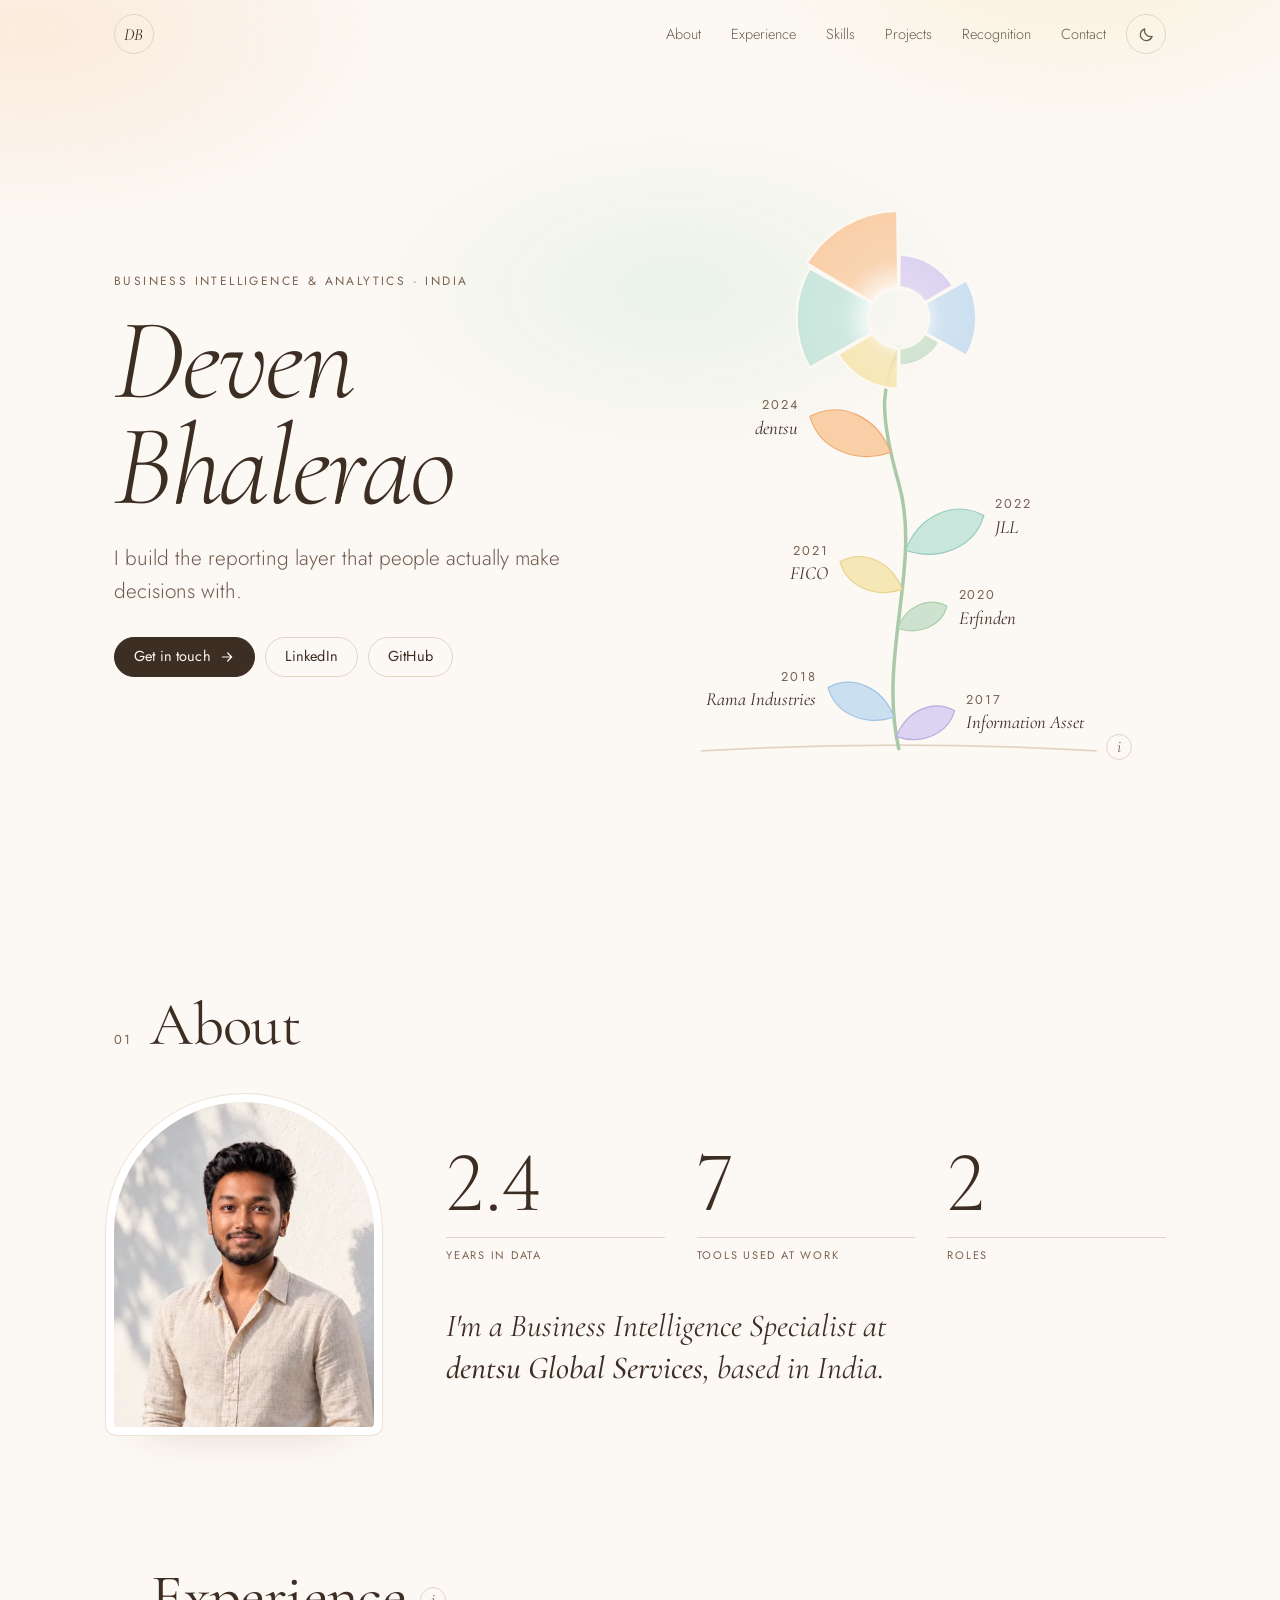
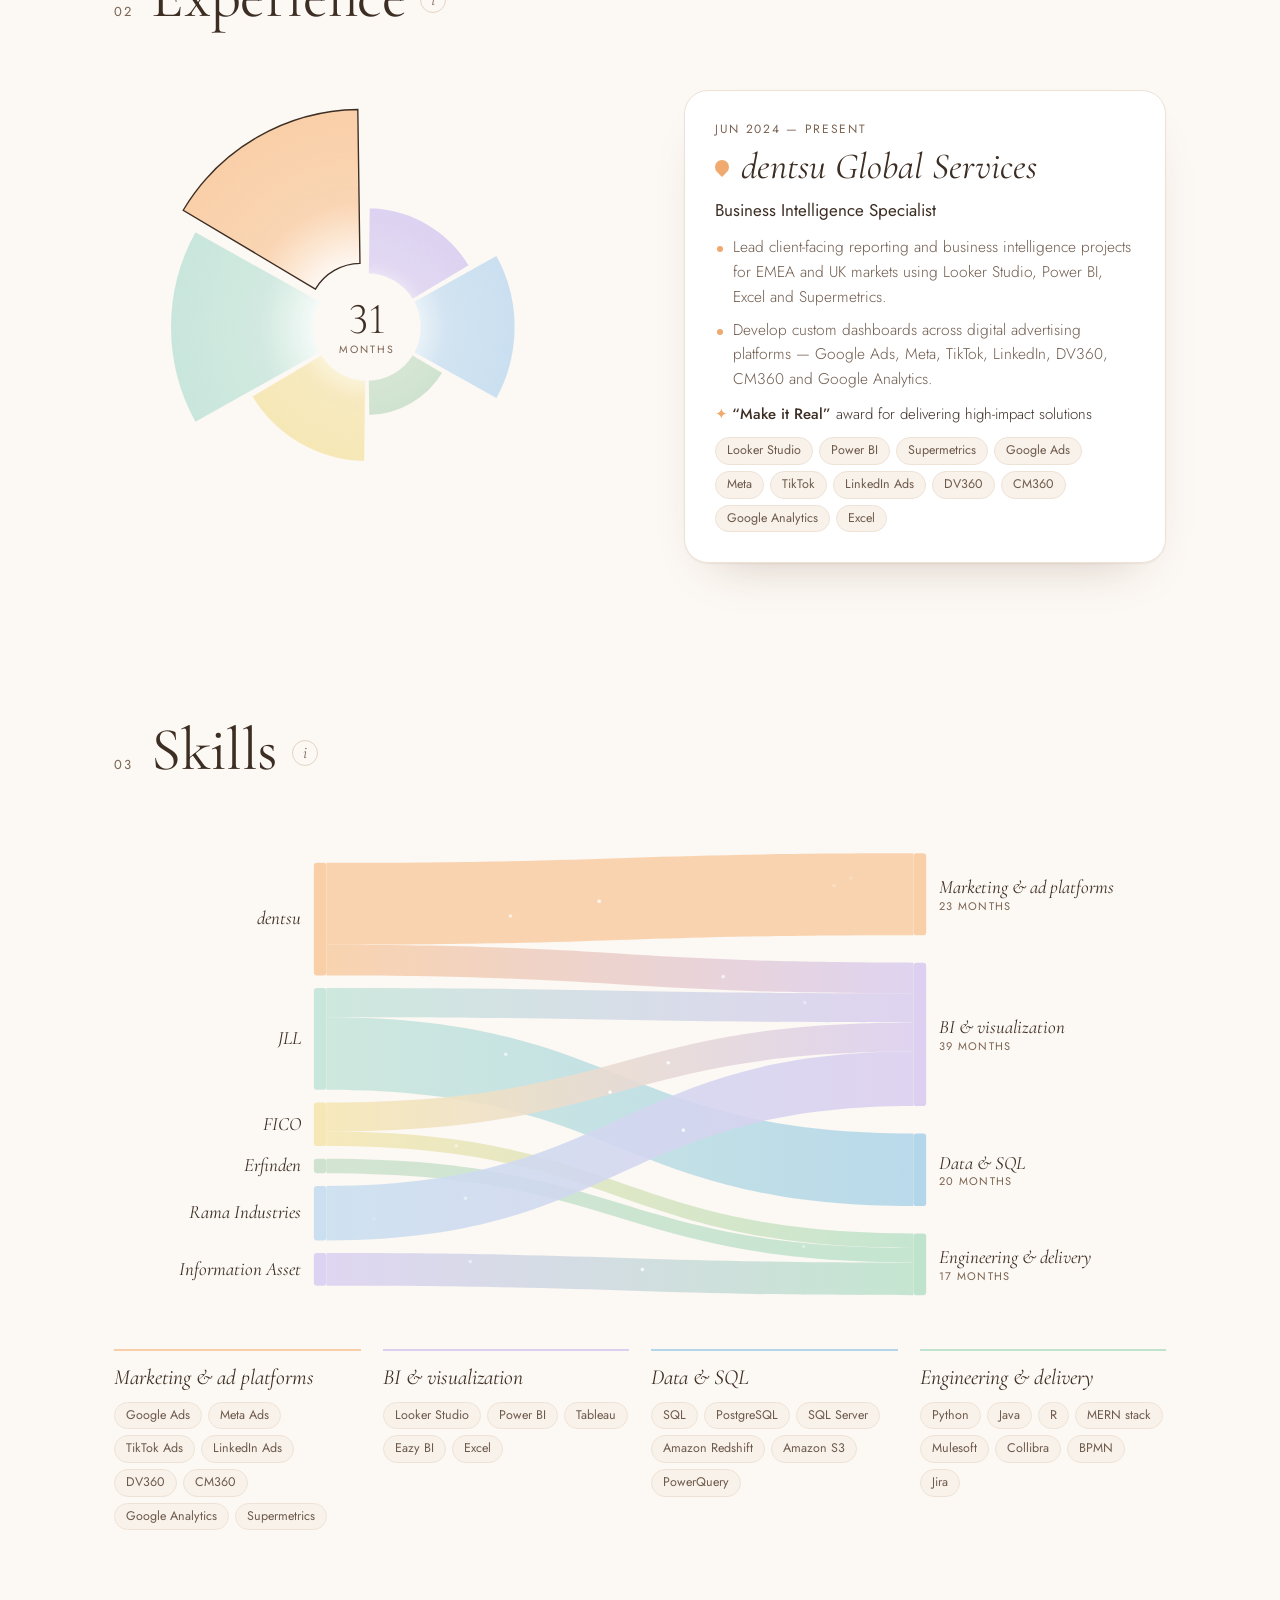
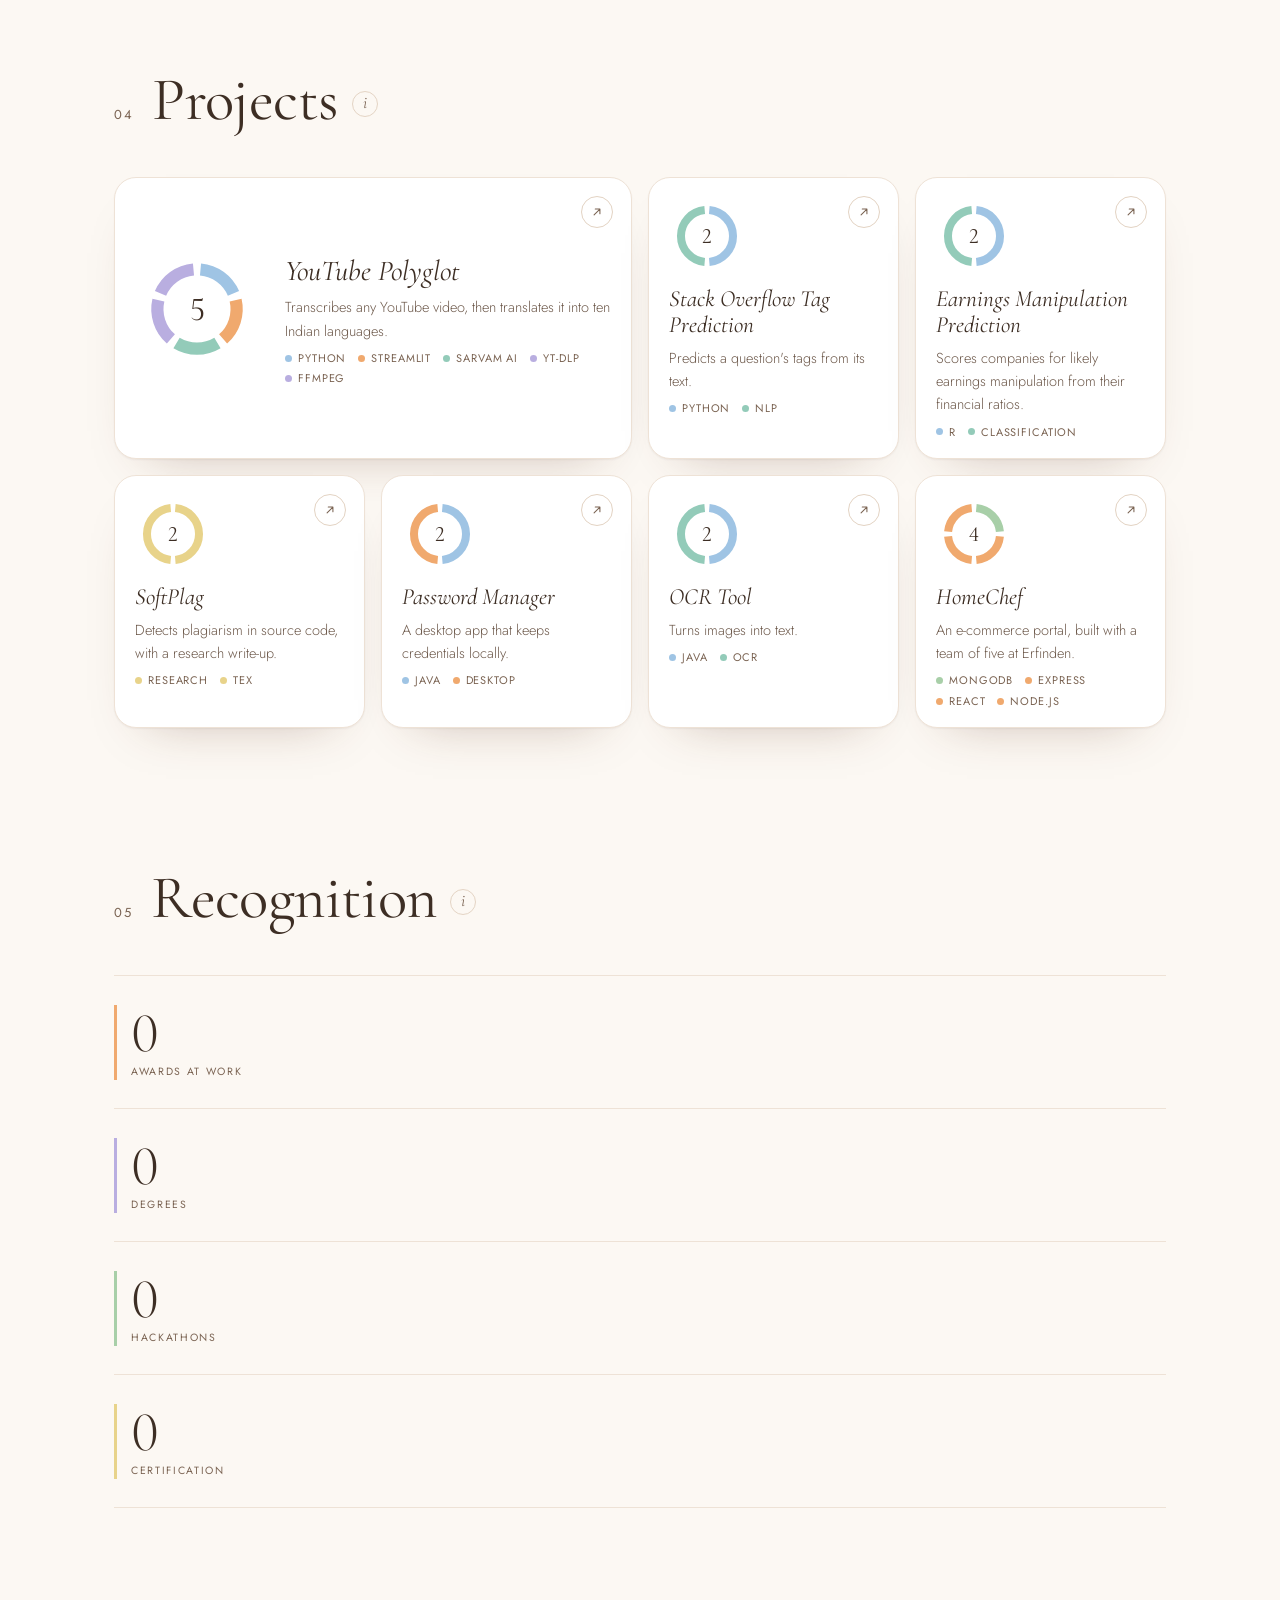
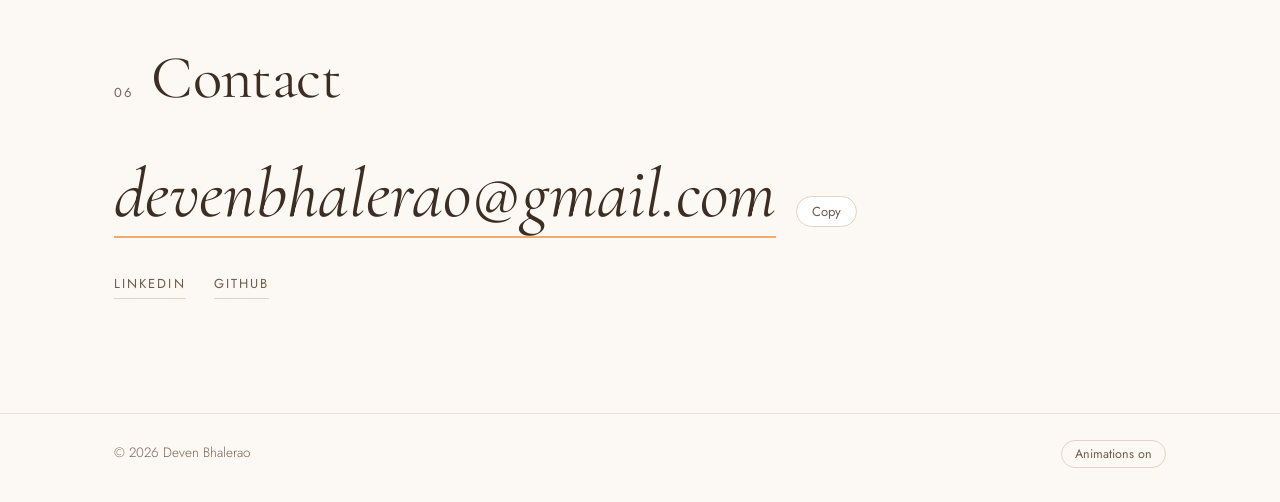
<file: index.html>
<!DOCTYPE html>
<html lang="en">
<head>
<meta charset="UTF-8">
<meta name="viewport" content="width=device-width, initial-scale=1">
<title>Deven Bhalerao — Business Intelligence &amp; Analytics</title>
<meta name="description" content="Deven Bhalerao is a business intelligence specialist at dentsu, building reporting in Looker Studio, Power BI and Tableau. Previously JLL and FICO. Based in India.">
<meta name="author" content="Deven Bhalerao">
<link rel="canonical" href="https://devenbhalerao.com/">
<meta name="theme-color" content="#1a1612" media="(prefers-color-scheme: dark)">
<meta name="theme-color" content="#fcf8f3" media="(prefers-color-scheme: light)">

<meta property="og:type" content="profile">
<meta property="og:url" content="https://devenbhalerao.com/">
<meta property="og:title" content="Deven Bhalerao — Business Intelligence &amp; Analytics">
<meta property="og:description" content="Business intelligence specialist at dentsu, based in India. Previously JLL and FICO. Looker Studio, Power BI, Tableau, SQL.">
<meta property="og:image" content="https://devenbhalerao.com/assets/og.png">
<meta property="og:image:width" content="1200">
<meta property="og:image:height" content="630">
<meta name="twitter:card" content="summary_large_image">
<meta name="twitter:title" content="Deven Bhalerao — Business Intelligence &amp; Analytics">
<meta name="twitter:description" content="Business intelligence specialist at dentsu, based in India. Previously JLL and FICO.">
<meta name="twitter:image" content="https://devenbhalerao.com/assets/og.png">

<link rel="icon" href="assets/favicon.svg" type="image/svg+xml">
<link rel="apple-touch-icon" href="assets/favicon.svg">
<link rel="preload" href="assets/fonts/cormorant-garamond-italic-latin.woff2" as="font" type="font/woff2" crossorigin>
<link rel="preload" href="assets/fonts/jost-latin.woff2" as="font" type="font/woff2" crossorigin>
<link rel="stylesheet" href="styles.css?v=4">

<script>
  // Set the theme and the animation preference before first paint, so nothing flashes.
  // The `js` class lets the page hide things that JavaScript will animate in.
  (function () {
    var root = document.documentElement;
    root.classList.add('js');
    var motion = !(window.matchMedia && window.matchMedia('(prefers-reduced-motion: reduce)').matches);
    try {
      var theme = localStorage.getItem('theme');
      if (theme === 'light' || theme === 'dark') root.dataset.theme = theme;
      var saved = localStorage.getItem('motion');
      if (saved === 'on') motion = true;
      if (saved === 'off') motion = false;
    } catch (e) { /* private mode: follow the system settings */ }
    if (motion) root.classList.add('motion-on');
  })();
</script>

<script type="application/ld+json">
{
  "@context": "https://schema.org",
  "@graph": [
    {
      "@type": "WebSite",
      "@id": "https://devenbhalerao.com/#website",
      "url": "https://devenbhalerao.com/",
      "name": "Deven Bhalerao",
      "inLanguage": "en",
      "publisher": { "@id": "https://devenbhalerao.com/#person" }
    },
    {
      "@type": "ProfilePage",
      "@id": "https://devenbhalerao.com/#profile",
      "url": "https://devenbhalerao.com/",
      "name": "Deven Bhalerao — Business Intelligence & Analytics",
      "isPartOf": { "@id": "https://devenbhalerao.com/#website" },
      "dateCreated": "2026-07-26",
      "dateModified": "2026-10-18",
      "mainEntity": { "@id": "https://devenbhalerao.com/#person" }
    },
    {
      "@type": "Person",
      "@id": "https://devenbhalerao.com/#person",
      "name": "Deven Bhalerao",
      "url": "https://devenbhalerao.com/",
      "image": "https://devenbhalerao.com/assets/deven-800.jpg",
      "email": "mailto:devenbhalerao@gmail.com",
      "description": "Business Intelligence Specialist at dentsu Global Services, based in India. Builds client-facing reporting in Looker Studio and Power BI from digital advertising data, and previously worked in BI at JLL and FICO.",
      "jobTitle": "Business Intelligence Specialist",
      "worksFor": { "@type": "Organization", "name": "dentsu Global Services", "url": "https://www.dentsu.com/" },
      "address": { "@type": "PostalAddress", "addressCountry": "IN" },
      "alumniOf": [
        { "@type": "CollegeOrUniversity", "name": "Symbiosis Centre for Information Technology" },
        { "@type": "CollegeOrUniversity", "name": "Don Bosco Institute of Technology, Mumbai University" },
        { "@type": "Organization", "name": "Jones Lang LaSalle (JLL)" },
        { "@type": "Organization", "name": "Fair Isaac Corporation (FICO)" }
      ],
      "hasCredential": [
        { "@type": "EducationalOccupationalCredential", "name": "MBA, Information Technology", "credentialCategory": "degree", "recognizedBy": { "@type": "CollegeOrUniversity", "name": "Symbiosis International University" } },
        { "@type": "EducationalOccupationalCredential", "name": "BE, Information Technology", "credentialCategory": "degree", "recognizedBy": { "@type": "CollegeOrUniversity", "name": "Mumbai University" } },
        { "@type": "EducationalOccupationalCredential", "name": "Oracle Certified Java Professional", "credentialCategory": "certification", "recognizedBy": { "@type": "Organization", "name": "Oracle" } }
      ],
      "award": [
        "“Make it Real” award, dentsu Global Services",
        "Client Service Champion, Jones Lang LaSalle (JLL)",
        "Spot Award, Fair Isaac Corporation (FICO)",
        "1st Runner-up, Smart India Hackathon 2017",
        "Winner, student category, Mumbai Hackathon 2016"
      ],
      "knowsAbout": ["Business Intelligence", "Data Analytics", "Data Visualization", "Digital Advertising Analytics", "Looker Studio", "Power BI", "Tableau", "Excel", "SQL", "PostgreSQL", "SQL Server", "Amazon Redshift", "Supermetrics", "Google Ads", "Meta Ads", "DV360", "CM360", "Google Analytics", "Python", "R"],
      "sameAs": [
        "https://www.linkedin.com/in/deven-bhalerao/",
        "https://github.com/DevenBhalerao"
      ]
    },
    {
      "@type": "ItemList",
      "@id": "https://devenbhalerao.com/#projects",
      "name": "Projects by Deven Bhalerao",
      "itemListElement": [
        { "@type": "ListItem", "position": 1, "url": "https://devenbhalerao.com/projects/youtube-polyglot/", "name": "YouTube Polyglot" },
        { "@type": "ListItem", "position": 2, "url": "https://github.com/DevenBhalerao/PredictingTags", "name": "Stack Overflow Tag Prediction" },
        { "@type": "ListItem", "position": 3, "url": "https://devenbhalerao.com/projects/earnings-manipulation/", "name": "Earnings Manipulation Prediction" },
        { "@type": "ListItem", "position": 4, "url": "https://github.com/DevenBhalerao/SoftPlag", "name": "SoftPlag" },
        { "@type": "ListItem", "position": 5, "url": "https://github.com/DevenBhalerao/Password_Manager", "name": "Password Manager" },
        { "@type": "ListItem", "position": 6, "url": "https://github.com/DevenBhalerao/OCRTool", "name": "OCR Tool" },
        { "@type": "ListItem", "position": 7, "url": "https://github.com/DevenBhalerao/homechef-heroku", "name": "HomeChef" }
      ]
    }
  ]
}
</script>
</head>

<body>
<a class="skip-link" href="#main">Skip to content</a>

<header class="topbar" id="topbar">
  <div class="topbar-inner">
    <a class="monogram" href="#top" aria-label="Deven Bhalerao, back to top">DB</a>
    <nav class="topnav" aria-label="Sections">
      <a href="#about">About</a>
      <a href="#experience">Experience</a>
      <a href="#skills">Skills</a>
      <a href="#projects">Projects</a>
      <a href="#recognition">Recognition</a>
      <a href="#contact">Contact</a>
    </nav>
    <button class="theme-toggle" id="theme-toggle" type="button" aria-label="Switch theme">
      <svg class="icon-moon" viewBox="0 0 24 24" aria-hidden="true" focusable="false"><path d="M20 14.5A8.5 8.5 0 0 1 9.5 4a8.5 8.5 0 1 0 10.5 10.5z"/></svg>
      <svg class="icon-sun" viewBox="0 0 24 24" aria-hidden="true" focusable="false"><circle cx="12" cy="12" r="4.2"/><path d="M12 2.5v2.2M12 19.3v2.2M21.5 12h-2.2M4.7 12H2.5M18.7 5.3l-1.6 1.6M6.9 17.1l-1.6 1.6M18.7 18.7l-1.6-1.6M6.9 6.9L5.3 5.3"/></svg>
    </button>
  </div>
</header>

<main id="main">

  <!-- ───────────────────────────── HERO ───────────────────────────── -->
  <section class="hero" id="top" aria-labelledby="hero-name">
    <div class="hero-grid">
      <div class="hero-text">
        <p class="eyebrow reveal">Business Intelligence &amp; Analytics · India</p>
        <h1 class="hero-name reveal" id="hero-name">Deven<br>Bhalerao</h1>
        <p class="lede reveal">I build the reporting layer that people actually make decisions with.</p>
        <div class="hero-actions reveal">
          <a class="btn btn-primary" href="mailto:devenbhalerao@gmail.com">
            Get in touch
            <svg viewBox="0 0 24 24" aria-hidden="true" focusable="false"><path d="M5 12h13M13 6l6 6-6 6"/></svg>
          </a>
          <a class="btn btn-ghost" href="https://www.linkedin.com/in/deven-bhalerao/" target="_blank" rel="noopener noreferrer">LinkedIn</a>
          <a class="btn btn-ghost" href="https://github.com/DevenBhalerao" target="_blank" rel="noopener noreferrer">GitHub</a>
        </div>
      </div>
      <div class="hero-plant" data-anim>
        <svg id="plant" viewBox="80 40 430 490" role="img" aria-label="A plant whose stem is a timeline from 2017 to today. Each leaf is a role, sized by how long it lasted, and a rose chart of the whole career blooms at the top."></svg>
        <button class="info plant-info" type="button" aria-label="How to read this drawing" aria-describedby="plant-how">i</button>
        <div id="plant-how" hidden>The stem is my career as a timeline. Each leaf is a role, sized by how long I stayed, and the rose on top gathers them all.</div>
      </div>
    </div>
  </section>

  <!-- ───────────────────────────── ABOUT ───────────────────────────── -->
  <section class="sec" id="about" aria-labelledby="about-h">
    <div class="sec-head reveal"><span class="sec-num">01</span><h2 id="about-h">About</h2></div>
    <div class="about">
      <figure class="about-photo reveal">
        <picture>
          <source type="image/webp" srcset="assets/deven-400.webp 400w, assets/deven-800.webp 800w" sizes="(max-width: 720px) 180px, 260px">
          <img src="assets/deven-400.jpg" srcset="assets/deven-400.jpg 400w, assets/deven-800.jpg 800w" sizes="(max-width: 720px) 180px, 260px" width="400" height="500" alt="Deven Bhalerao" loading="lazy" decoding="async">
        </picture>
      </figure>
      <div class="about-text">
        <ul class="nums" id="nums" data-anim aria-label="In numbers">
          <li><span class="num" id="num-years">9.3</span><span class="num-l">years in data</span></li>
          <li><span class="num" id="num-tools">29</span><span class="num-l">tools used at work</span></li>
          <li><span class="num" id="num-roles">6</span><span class="num-l">roles</span></li>
        </ul>
        <p class="about-lead reveal">I'm a Business Intelligence Specialist at <strong>dentsu Global Services</strong>, based in India.</p>
      </div>
    </div>
  </section>

  <!-- ─────────────────────────── EXPERIENCE ─────────────────────────── -->
  <section class="sec" id="experience" aria-labelledby="exp-h">
    <div class="sec-head reveal"><span class="sec-num">02</span><h2 id="exp-h">Experience</h2><button class="info" type="button" aria-label="How to read this chart" aria-describedby="exp-how">i</button></div>
    <div id="exp-how" hidden>Each petal is a role, and its area shows how long I stayed. Select a petal to read about it.</div>
    <div class="exp">
      <div class="exp-chart" data-anim><svg id="rose" viewBox="-240 -240 480 480" role="img" aria-label="A rose chart of six roles since 2017. Each petal's area is the number of months in that role."></svg></div>
      <div class="exp-card" id="exp-card" aria-live="polite"></div>
    </div>

    <ol class="roles" id="roles">
      <li data-id="dentsu" data-short="dentsu" data-start="2024-06" data-end="">
        <h3 class="r-role">Business Intelligence Specialist</h3>
        <p class="r-org">dentsu Global Services</p>
        <p class="r-date">Jun 2024 — Present</p>
        <ul class="r-pts">
          <li>Lead client-facing reporting and business intelligence projects for EMEA and UK markets using Looker Studio, Power BI, Excel and Supermetrics.</li>
          <li>Develop custom dashboards across digital advertising platforms — Google Ads, Meta, TikTok, LinkedIn, DV360, CM360 and Google Analytics.</li>
        </ul>
        <p class="r-award"><strong>“Make it Real”</strong> award for delivering high-impact solutions</p>
        <ul class="r-tools chips"><li>Looker Studio</li><li>Power BI</li><li>Supermetrics</li><li>Google Ads</li><li>Meta</li><li>TikTok</li><li>LinkedIn Ads</li><li>DV360</li><li>CM360</li><li>Google Analytics</li><li>Excel</li></ul>
      </li>
      <li data-id="jll" data-short="JLL" data-start="2022-02" data-end="2024-05">
        <h3 class="r-role">Business Intelligence Developer</h3>
        <p class="r-org">Jones Lang LaSalle (JLL)</p>
        <p class="r-date">Feb 2022 — May 2024</p>
        <ul class="r-pts">
          <li>Designed and maintained BI dashboards using Tableau, Power BI, PostgreSQL and SQL Server.</li>
          <li>Managed ad-hoc reporting and data analysis with Excel, PowerQuery, Amazon Redshift and Amazon S3.</li>
        </ul>
        <p class="r-award"><strong>“Client Service Champion”</strong> for exceptional contributions</p>
        <ul class="r-tools chips"><li>Tableau</li><li>Power BI</li><li>PostgreSQL</li><li>SQL Server</li><li>Amazon Redshift</li><li>Amazon S3</li><li>PowerQuery</li></ul>
      </li>
      <li data-id="fico" data-short="FICO" data-start="2021-03" data-end="2022-02">
        <h3 class="r-role">Business Analysis Associate</h3>
        <p class="r-org">Fair Isaac Corporation (FICO)</p>
        <p class="r-date">Mar 2021 — Feb 2022</p>
        <ul class="r-pts">
          <li>Created weekly project progress dashboards using Jira, Eazy BI and Power BI.</li>
          <li>Worked with the product team to define requirements, prioritise tasks, and manage user stories and epics in Jira.</li>
        </ul>
        <p class="r-award"><strong>“Spot Award”</strong> for significant contributions</p>
        <ul class="r-tools chips"><li>Jira</li><li>Eazy BI</li><li>Power BI</li><li class="practice">Requirements</li></ul>
      </li>
      <li data-id="erf" data-short="Erfinden" data-start="2020-04" data-end="2020-07">
        <h3 class="r-role">Management Intern</h3>
        <p class="r-org">Erfinden Technologies</p>
        <p class="r-date">Apr 2020 — Jul 2020</p>
        <ul class="r-pts">
          <li>Led a five-person team building an e-commerce portal on the MERN stack.</li>
        </ul>
        <ul class="r-tools chips"><li>MongoDB</li><li>Express.js</li><li>React</li><li>Node.js</li></ul>
      </li>
      <li data-id="rama" data-short="Rama Industries" data-start="2018-03" data-end="2019-05">
        <h3 class="r-role">Operations Associate</h3>
        <p class="r-org">Rama Industries</p>
        <p class="r-date">Mar 2018 — May 2019</p>
        <ul class="r-pts">
          <li>Generated daily reports tracking business operations in Excel.</li>
          <li>Supported payroll, inventory management and internal audits.</li>
        </ul>
        <ul class="r-tools chips"><li>Excel</li><li class="practice">Operations reporting</li><li class="practice">Internal audit</li></ul>
      </li>
      <li data-id="ia" data-short="Information Asset" data-start="2017-06" data-end="2018-02">
        <h3 class="r-role">Data Governance Consultant</h3>
        <p class="r-org">Information Asset LLC</p>
        <p class="r-date">Jun 2017 — Feb 2018</p>
        <ul class="r-pts">
          <li>Built a Mulesoft and Java connector integrating the Collibra data governance tool with the Waterline data catalog.</li>
          <li>Built and automated BPMN workflows for Collibra using the Eclipse plugin.</li>
        </ul>
        <ul class="r-tools chips"><li>Mulesoft</li><li>Java</li><li>Collibra</li><li>Waterline</li><li>BPMN</li><li>Eclipse</li></ul>
      </li>
    </ol>
  </section>

  <!-- ───────────────────────────── SKILLS ───────────────────────────── -->
  <section class="sec" id="skills" aria-labelledby="skills-h">
    <div class="sec-head reveal"><span class="sec-num">03</span><h2 id="skills-h">Skills</h2><button class="info" type="button" aria-label="How to read this chart" aria-describedby="skills-how">i</button></div>
    <div id="skills-how" hidden>Each band is months of work: a role's time, split across the kinds of tools I used there. Select a group to follow it.</div>
    <div class="flow-stage" id="flow-stage" data-anim>
      <svg id="flow" viewBox="0 0 1000 470" role="img" aria-label="A Sankey diagram from six roles to four groups of skills. Each band's width is months of work."></svg>
    </div>
    <p class="sr-only" id="flow-line" aria-live="polite"></p>
    <div class="skill-groups" id="skill-groups">
      <div class="sg" data-group="ads">
        <h3>Marketing &amp; ad platforms</h3>
        <ul class="chips"><li>Google Ads</li><li>Meta Ads</li><li>TikTok Ads</li><li>LinkedIn Ads</li><li>DV360</li><li>CM360</li><li>Google Analytics</li><li>Supermetrics</li></ul>
      </div>
      <div class="sg" data-group="bi">
        <h3>BI &amp; visualization</h3>
        <ul class="chips"><li>Looker Studio</li><li>Power BI</li><li>Tableau</li><li>Eazy BI</li><li>Excel</li></ul>
      </div>
      <div class="sg" data-group="data">
        <h3>Data &amp; SQL</h3>
        <ul class="chips"><li>SQL</li><li>PostgreSQL</li><li>SQL Server</li><li>Amazon Redshift</li><li>Amazon S3</li><li>PowerQuery</li></ul>
      </div>
      <div class="sg" data-group="eng">
        <h3>Engineering &amp; delivery</h3>
        <ul class="chips"><li>Python</li><li>Java</li><li>R</li><li>MERN stack</li><li>Mulesoft</li><li>Collibra</li><li>BPMN</li><li>Jira</li></ul>
      </div>
    </div>
  </section>

  <!-- ──────────────────────────── PROJECTS ──────────────────────────── -->
  <section class="sec" id="projects" aria-labelledby="proj-h">
    <div class="sec-head reveal"><span class="sec-num">04</span><h2 id="proj-h">Projects</h2><button class="info" type="button" aria-label="How to read the rings" aria-describedby="proj-how">i</button></div>
    <div id="proj-how" hidden>One ring per project, with a segment for each technology, coloured by its kind.</div>
    <div class="proj-grid" id="proj-grid" data-anim>
      <a class="proj feat" href="projects/youtube-polyglot/">
        <span class="proj-ring" aria-hidden="true"></span>
        <span class="proj-go" aria-hidden="true"><svg viewBox="0 0 24 24" focusable="false"><path d="M7 17 17 7M9 7h8v8"/></svg></span>
        <h3 class="proj-name">YouTube Polyglot</h3>
        <p class="proj-desc">Transcribes any YouTube video, then translates it into ten Indian languages.</p>
        <ul class="proj-tools"><li data-k="code">Python</li><li data-k="app">Streamlit</li><li data-k="ai">Sarvam AI</li><li data-k="media">yt-dlp</li><li data-k="media">FFmpeg</li></ul>
      </a>
      <a class="proj" href="https://github.com/DevenBhalerao/PredictingTags" target="_blank" rel="noopener noreferrer">
        <span class="proj-ring" aria-hidden="true"></span>
        <span class="proj-go" aria-hidden="true"><svg viewBox="0 0 24 24" focusable="false"><path d="M7 17 17 7M9 7h8v8"/></svg></span>
        <h3 class="proj-name">Stack Overflow Tag Prediction</h3>
        <p class="proj-desc">Predicts a question's tags from its text.</p>
        <ul class="proj-tools"><li data-k="code">Python</li><li data-k="ai">NLP</li></ul>
      </a>
      <a class="proj" href="projects/earnings-manipulation/">
        <span class="proj-ring" aria-hidden="true"></span>
        <span class="proj-go" aria-hidden="true"><svg viewBox="0 0 24 24" focusable="false"><path d="M7 17 17 7M9 7h8v8"/></svg></span>
        <h3 class="proj-name">Earnings Manipulation Prediction</h3>
        <p class="proj-desc">Scores companies for likely earnings manipulation from their financial ratios.</p>
        <ul class="proj-tools"><li data-k="code">R</li><li data-k="ai">Classification</li></ul>
      </a>
      <a class="proj" href="https://github.com/DevenBhalerao/SoftPlag" target="_blank" rel="noopener noreferrer">
        <span class="proj-ring" aria-hidden="true"></span>
        <span class="proj-go" aria-hidden="true"><svg viewBox="0 0 24 24" focusable="false"><path d="M7 17 17 7M9 7h8v8"/></svg></span>
        <h3 class="proj-name">SoftPlag</h3>
        <p class="proj-desc">Detects plagiarism in source code, with a research write-up.</p>
        <ul class="proj-tools"><li data-k="doc">Research</li><li data-k="doc">TeX</li></ul>
      </a>
      <a class="proj" href="https://github.com/DevenBhalerao/Password_Manager" target="_blank" rel="noopener noreferrer">
        <span class="proj-ring" aria-hidden="true"></span>
        <span class="proj-go" aria-hidden="true"><svg viewBox="0 0 24 24" focusable="false"><path d="M7 17 17 7M9 7h8v8"/></svg></span>
        <h3 class="proj-name">Password Manager</h3>
        <p class="proj-desc">A desktop app that keeps credentials locally.</p>
        <ul class="proj-tools"><li data-k="code">Java</li><li data-k="app">Desktop</li></ul>
      </a>
      <a class="proj" href="https://github.com/DevenBhalerao/OCRTool" target="_blank" rel="noopener noreferrer">
        <span class="proj-ring" aria-hidden="true"></span>
        <span class="proj-go" aria-hidden="true"><svg viewBox="0 0 24 24" focusable="false"><path d="M7 17 17 7M9 7h8v8"/></svg></span>
        <h3 class="proj-name">OCR Tool</h3>
        <p class="proj-desc">Turns images into text.</p>
        <ul class="proj-tools"><li data-k="code">Java</li><li data-k="ai">OCR</li></ul>
      </a>
      <a class="proj" href="https://github.com/DevenBhalerao/homechef-heroku" target="_blank" rel="noopener noreferrer">
        <span class="proj-ring" aria-hidden="true"></span>
        <span class="proj-go" aria-hidden="true"><svg viewBox="0 0 24 24" focusable="false"><path d="M7 17 17 7M9 7h8v8"/></svg></span>
        <h3 class="proj-name">HomeChef</h3>
        <p class="proj-desc">An e-commerce portal, built with a team of five at Erfinden.</p>
        <ul class="proj-tools"><li data-k="data">MongoDB</li><li data-k="app">Express</li><li data-k="app">React</li><li data-k="app">Node.js</li></ul>
      </a>
    </div>
  </section>

  <!-- ─────────────────────────── RECOGNITION ─────────────────────────── -->
  <section class="sec" id="recognition" aria-labelledby="rec-h">
    <div class="sec-head reveal"><span class="sec-num">05</span><h2 id="rec-h">Recognition</h2><button class="info" type="button" aria-label="How to read this chart" aria-describedby="rec-how">i</button></div>
    <div id="rec-how" hidden>Each seal is one recognition, and the number beside each row counts its seals. Hover or tap a seal to read it.</div>
    <div class="rec" id="rec" data-anim>
      <div class="rec-rows" id="rec-rows"></div>
    </div>
    <ul class="honours" id="honours">
      <li data-kind="work" data-date="2024-06" data-mid="dentsu" data-ring="MAKE IT REAL · AWARDED AT DENTSU · "><strong>“Make it Real” award</strong><span class="h-from">dentsu Global Services</span><span class="h-when">While at dentsu, Jun 2024 — present</span><span class="h-note">For delivering high-impact solutions.</span></li>
      <li data-kind="work" data-date="2022-02" data-mid="JLL" data-ring="CLIENT SERVICE CHAMPION · "><strong>Client Service Champion</strong><span class="h-from">Jones Lang LaSalle (JLL)</span><span class="h-when">While at JLL, Feb 2022 — May 2024</span><span class="h-note">For exceptional contributions.</span></li>
      <li data-kind="work" data-date="2021-03" data-mid="FICO" data-ring="SPOT AWARD · AWARDED AT FICO · "><strong>Spot Award</strong><span class="h-from">Fair Isaac Corporation (FICO)</span><span class="h-when">While at FICO, Mar 2021 — Feb 2022</span><span class="h-note">For significant contributions.</span></li>
      <li data-kind="degree" data-date="2021" data-mid="MBA" data-ring="INFORMATION TECHNOLOGY · 2019–2021 · "><strong>MBA, Information Technology</strong><span class="h-from">Symbiosis Centre for Information Technology · Symbiosis International University</span><span class="h-when">Pune · 2019 — 2021</span></li>
      <li data-kind="hack" data-date="2017-02" data-mid="2017" data-ring="SMART INDIA HACKATHON · RUNNER-UP · "><strong>1st Runner-up, Smart India Hackathon</strong><span class="h-from">Government of India · Coimbatore</span><span class="h-when">2017</span><span class="h-note">A national hackathon run by the Government of India.</span></li>
      <li data-kind="degree" data-date="2017" data-mid="BE" data-ring="INFORMATION TECHNOLOGY · 2013–2017 · "><strong>BE, Information Technology</strong><span class="h-from">Don Bosco Institute of Technology · Mumbai University</span><span class="h-when">Mumbai · 2013 — 2017</span></li>
      <li data-kind="hack" data-date="2016" data-mid="2016" data-ring="MUMBAI HACKATHON · WINNER · "><strong>Winner, student category, Mumbai Hackathon</strong><span class="h-from">Mumbai, Maharashtra</span><span class="h-when">2016</span></li>
      <li data-kind="cert" data-date="2015" data-mid="2015" data-ring="CERTIFIED JAVA PROFESSIONAL · "><strong>Oracle Certified Java Professional</strong><span class="h-from">Oracle · certification completed in Mumbai</span><span class="h-when">2015</span></li>
    </ul>
  </section>

  <!-- ──────────────────────────── CONTACT ──────────────────────────── -->
  <section class="sec sec-contact" id="contact" aria-labelledby="contact-h">
    <div class="sec-head reveal"><span class="sec-num">06</span><h2 id="contact-h">Contact</h2></div>
    <p class="contact-mail" data-anim><a class="mail" href="mailto:devenbhalerao@gmail.com">devenbhalerao@gmail.com</a><button class="copy" id="copy-mail" type="button" hidden>Copy</button></p>
    <p class="sr-only" id="copy-msg" aria-live="polite"></p>
    <ul class="contact-links reveal">
      <li><a href="https://www.linkedin.com/in/deven-bhalerao/" target="_blank" rel="noopener noreferrer">LinkedIn</a></li>
      <li><a href="https://github.com/DevenBhalerao" target="_blank" rel="noopener noreferrer">GitHub</a></li>    </ul>
  </section>

</main>

<footer class="footer">
  <div class="footer-inner">
    <p class="footer-copy">© <span id="year">2026</span> Deven Bhalerao</p>
    <button class="motion-toggle" id="motion-toggle" type="button" aria-pressed="true" hidden>Animations on</button>
  </div>
</footer>

<script src="main.js?v=4" defer></script>
</body>
</html>
</file>
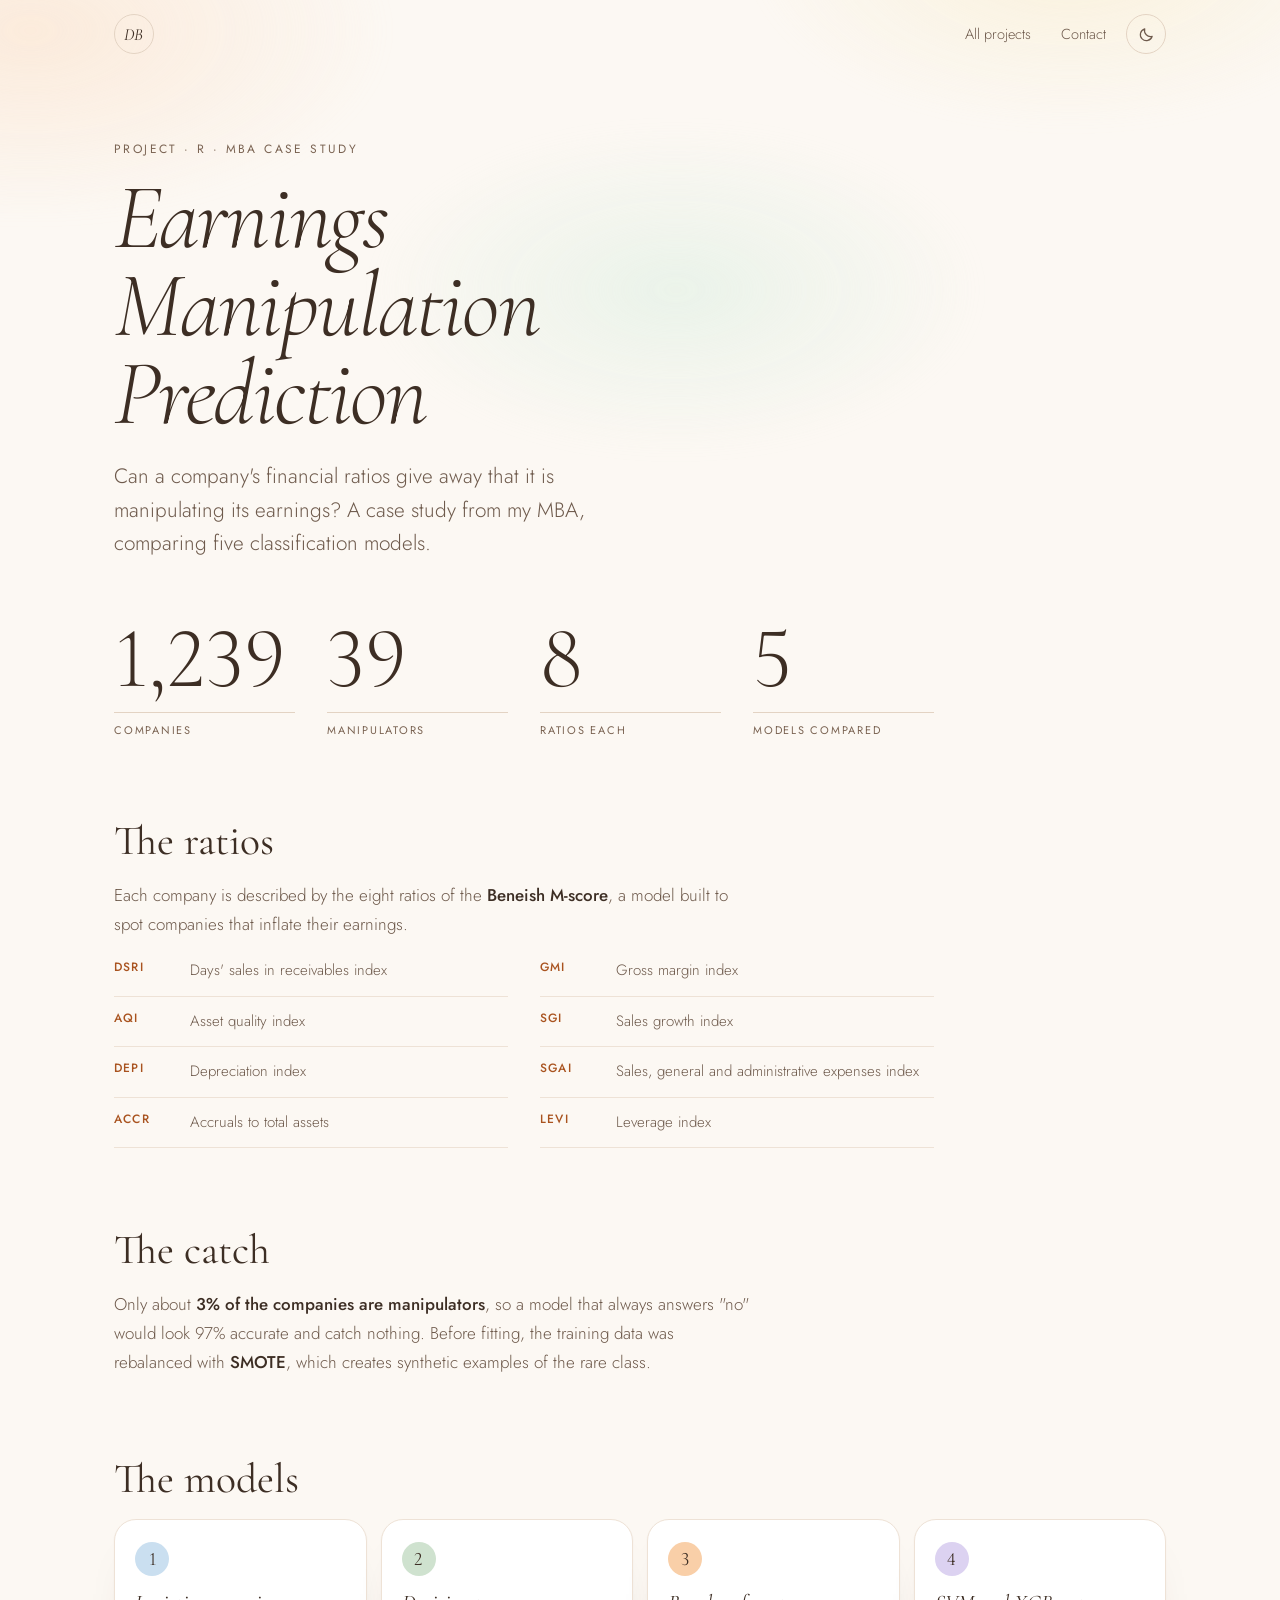
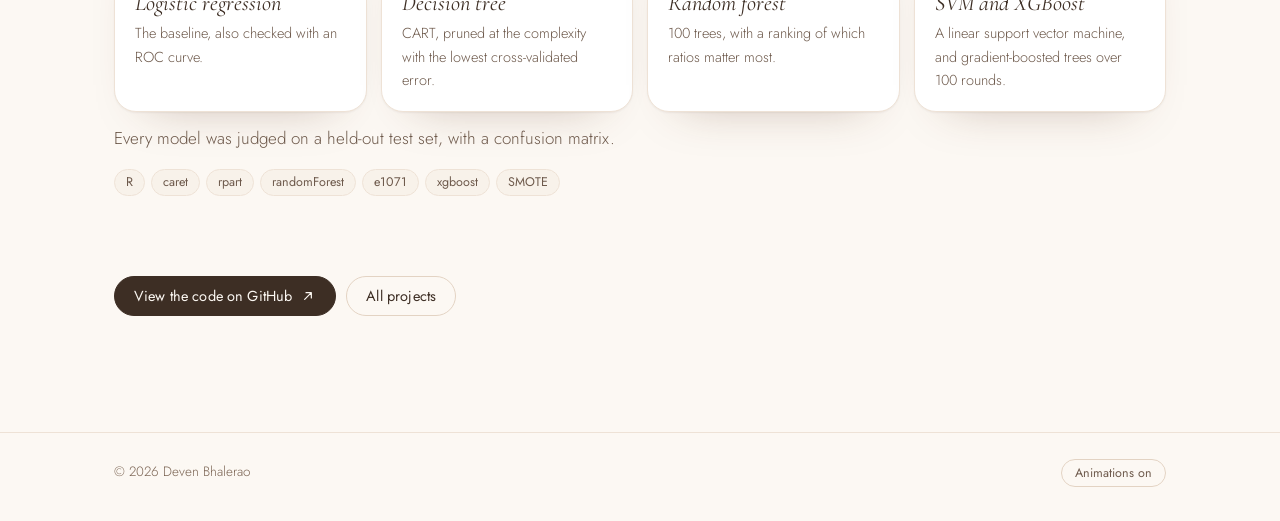
<file: projects/earnings-manipulation/index.html>
<!DOCTYPE html>
<html lang="en">
<head>
<meta charset="UTF-8">
<meta name="viewport" content="width=device-width, initial-scale=1">
<title>Predicting earnings manipulation from the Beneish ratios — Deven Bhalerao</title>
<meta name="description" content="An MBA case study by Deven Bhalerao: five R classification models, from logistic regression to XGBoost, predicting earnings manipulation from the eight Beneish M-score ratios of 1,239 companies.">
<meta name="author" content="Deven Bhalerao">
<link rel="canonical" href="https://devenbhalerao.com/projects/earnings-manipulation/">
<meta name="theme-color" content="#1a1612" media="(prefers-color-scheme: dark)">
<meta name="theme-color" content="#fcf8f3" media="(prefers-color-scheme: light)">

<meta property="og:type" content="article">
<meta property="og:url" content="https://devenbhalerao.com/projects/earnings-manipulation/">
<meta property="og:title" content="Earnings Manipulation Prediction — a project by Deven Bhalerao">
<meta property="og:description" content="Five classification models in R, predicting earnings manipulation from the eight Beneish ratios.">
<meta property="og:image" content="https://devenbhalerao.com/assets/og.png">
<meta property="og:image:width" content="1200">
<meta property="og:image:height" content="630">
<meta name="twitter:card" content="summary_large_image">

<link rel="icon" href="/assets/favicon.svg" type="image/svg+xml">
<link rel="preload" href="/assets/fonts/cormorant-garamond-italic-latin.woff2" as="font" type="font/woff2" crossorigin>
<link rel="preload" href="/assets/fonts/jost-latin.woff2" as="font" type="font/woff2" crossorigin>
<link rel="stylesheet" href="/styles.css?v=4">
<script>
  (function () {
    var root = document.documentElement;
    root.classList.add('js');
    var motion = !(window.matchMedia && window.matchMedia('(prefers-reduced-motion: reduce)').matches);
    try {
      var theme = localStorage.getItem('theme');
      if (theme === 'light' || theme === 'dark') root.dataset.theme = theme;
      var saved = localStorage.getItem('motion');
      if (saved === 'on') motion = true;
      if (saved === 'off') motion = false;
    } catch (e) {}
    if (motion) root.classList.add('motion-on');
  })();
</script>

<script type="application/ld+json">
{
  "@context": "https://schema.org",
  "@graph": [
    {
      "@type": "SoftwareSourceCode",
      "@id": "https://devenbhalerao.com/projects/earnings-manipulation/#project",
      "name": "Earnings Manipulation Prediction",
      "description": "An MBA case study in R that predicts earnings manipulation from the eight Beneish M-score ratios of 1,239 companies, 39 of them manipulators. The rare class is rebalanced with SMOTE, and five classifiers are compared: logistic regression, a pruned CART decision tree, a random forest, a linear support vector machine and XGBoost.",
      "url": "https://devenbhalerao.com/projects/earnings-manipulation/",
      "codeRepository": "https://github.com/DevenBhalerao/Earning-Manipulation-Prediction",
      "programmingLanguage": "R",
      "dateCreated": "2020-03-30",
      "keywords": ["earnings manipulation", "Beneish M-score", "fraud detection", "classification", "SMOTE", "XGBoost", "random forest", "R"],
      "author": { "@id": "https://devenbhalerao.com/#person" }
    },
    {
      "@type": "BreadcrumbList",
      "itemListElement": [
        { "@type": "ListItem", "position": 1, "name": "Deven Bhalerao", "item": "https://devenbhalerao.com/" },
        { "@type": "ListItem", "position": 2, "name": "Projects", "item": "https://devenbhalerao.com/#projects" },
        { "@type": "ListItem", "position": 3, "name": "Earnings Manipulation Prediction" }
      ]
    }
  ]
}
</script>
</head>

<body>
<a class="skip-link" href="#main">Skip to content</a>

<header class="topbar" id="topbar">
  <div class="topbar-inner">
    <a class="monogram" href="/" aria-label="Deven Bhalerao, home">DB</a>
    <nav class="topnav" aria-label="Site">
      <a href="/#projects">All projects</a>
      <a href="/#contact">Contact</a>
    </nav>
    <button class="theme-toggle" id="theme-toggle" type="button" aria-label="Switch theme">
      <svg class="icon-moon" viewBox="0 0 24 24" aria-hidden="true" focusable="false"><path d="M20 14.5A8.5 8.5 0 0 1 9.5 4a8.5 8.5 0 1 0 10.5 10.5z"/></svg>
      <svg class="icon-sun" viewBox="0 0 24 24" aria-hidden="true" focusable="false"><circle cx="12" cy="12" r="4.2"/><path d="M12 2.5v2.2M12 19.3v2.2M21.5 12h-2.2M4.7 12H2.5M18.7 5.3l-1.6 1.6M6.9 17.1l-1.6 1.6M18.7 18.7l-1.6-1.6M6.9 6.9L5.3 5.3"/></svg>
    </button>
  </div>
</header>

<main id="main" class="page">
  <p class="eyebrow">Project · R · MBA case study</p>
  <h1>Earnings Manipulation Prediction</h1>
  <p class="lede">Can a company's financial ratios give away that it is manipulating its earnings? A case study from my MBA, comparing five classification models.</p>

  <ul class="nums four" aria-label="The data in numbers">
    <li><span class="num">1,239</span><span class="num-l">companies</span></li>
    <li><span class="num">39</span><span class="num-l">manipulators</span></li>
    <li><span class="num">8</span><span class="num-l">ratios each</span></li>
    <li><span class="num">5</span><span class="num-l">models compared</span></li>
  </ul>

  <h2>The ratios</h2>
  <div class="prose"><p>Each company is described by the eight ratios of the <strong>Beneish M-score</strong>, a model built to spot companies that inflate their earnings.</p></div>
  <dl class="facts">
    <div><dt>DSRI</dt><dd>Days' sales in receivables index</dd></div>
    <div><dt>GMI</dt><dd>Gross margin index</dd></div>
    <div><dt>AQI</dt><dd>Asset quality index</dd></div>
    <div><dt>SGI</dt><dd>Sales growth index</dd></div>
    <div><dt>DEPI</dt><dd>Depreciation index</dd></div>
    <div><dt>SGAI</dt><dd>Sales, general and administrative expenses index</dd></div>
    <div><dt>ACCR</dt><dd>Accruals to total assets</dd></div>
    <div><dt>LEVI</dt><dd>Leverage index</dd></div>
  </dl>

  <h2>The catch</h2>
  <div class="prose">
    <p>Only about <strong>3% of the companies are manipulators</strong>, so a model that always answers "no" would look 97% accurate and catch nothing. Before fitting, the training data was rebalanced with <strong>SMOTE</strong>, which creates synthetic examples of the rare class.</p>
  </div>

  <h2>The models</h2>
  <ol class="steps">
    <li style="--c:var(--sky)"><h3>Logistic regression</h3><p>The baseline, also checked with an ROC curve.</p></li>
    <li style="--c:var(--sage)"><h3>Decision tree</h3><p>CART, pruned at the complexity with the lowest cross-validated error.</p></li>
    <li style="--c:var(--apricot)"><h3>Random forest</h3><p>100 trees, with a ranking of which ratios matter most.</p></li>
    <li style="--c:var(--lilac)"><h3>SVM and XGBoost</h3><p>A linear support vector machine, and gradient-boosted trees over 100 rounds.</p></li>
  </ol>
  <div class="prose"><p>Every model was judged on a held-out test set, with a confusion matrix.</p></div>
  <ul class="chips"><li>R</li><li>caret</li><li>rpart</li><li>randomForest</li><li>e1071</li><li>xgboost</li><li>SMOTE</li></ul>

  <div class="page-actions">
    <a class="btn btn-primary" href="https://github.com/DevenBhalerao/Earning-Manipulation-Prediction" target="_blank" rel="noopener noreferrer">
      View the code on GitHub
      <svg viewBox="0 0 24 24" aria-hidden="true" focusable="false"><path d="M7 17 17 7M9 7h8v8"/></svg>
    </a>
    <a class="btn btn-ghost" href="/#projects">All projects</a>
  </div>
</main>

<footer class="footer">
  <div class="footer-inner">
    <p class="footer-copy">© <span id="year">2026</span> Deven Bhalerao</p>
    <button class="motion-toggle" id="motion-toggle" type="button" aria-pressed="true" hidden>Animations on</button>
  </div>
</footer>

<script src="/main.js?v=4" defer></script>
</body>
</html>
</file>
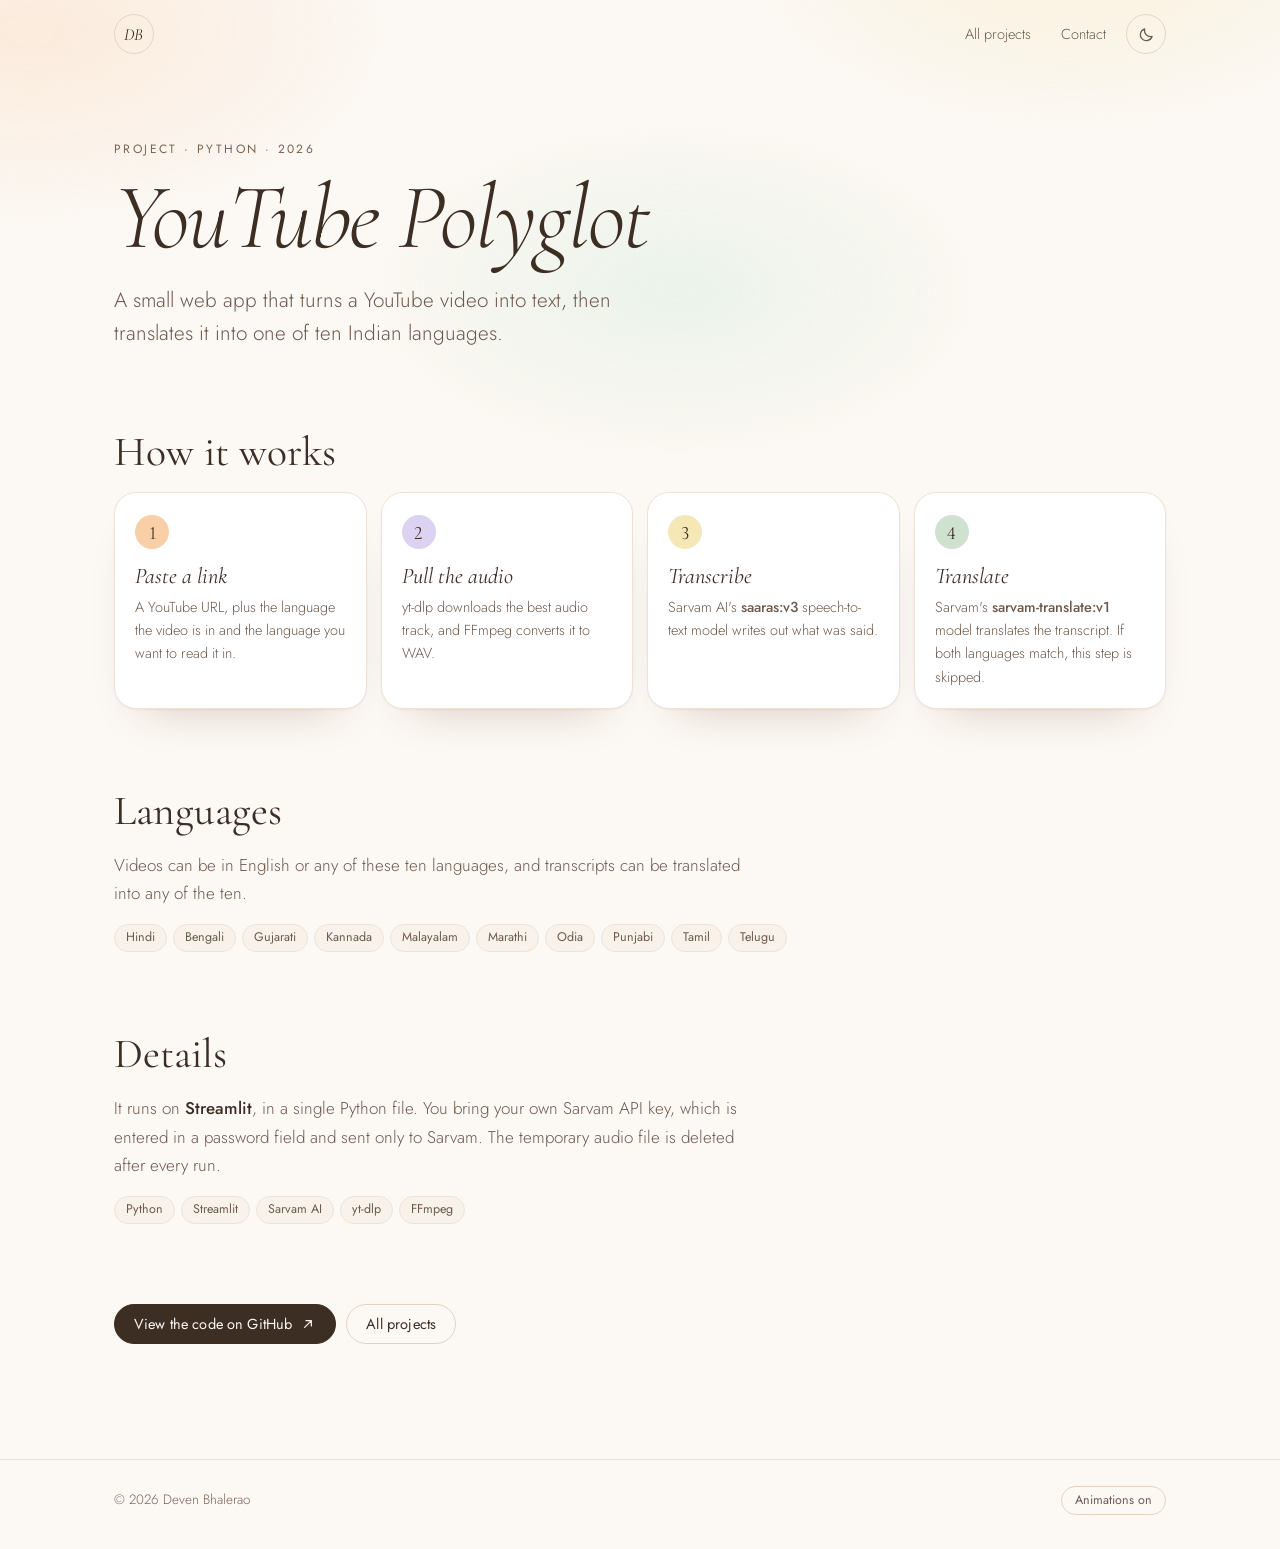
<file: projects/youtube-polyglot/index.html>
<!DOCTYPE html>
<html lang="en">
<head>
<meta charset="UTF-8">
<meta name="viewport" content="width=device-width, initial-scale=1">
<title>YouTube Polyglot: transcribe and translate YouTube into Indian languages — Deven Bhalerao</title>
<meta name="description" content="YouTube Polyglot is a Streamlit app by Deven Bhalerao that transcribes any YouTube video with Sarvam AI's saaras speech-to-text model and translates it into ten Indian languages.">
<meta name="author" content="Deven Bhalerao">
<link rel="canonical" href="https://devenbhalerao.com/projects/youtube-polyglot/">
<meta name="theme-color" content="#1a1612" media="(prefers-color-scheme: dark)">
<meta name="theme-color" content="#fcf8f3" media="(prefers-color-scheme: light)">

<meta property="og:type" content="article">
<meta property="og:url" content="https://devenbhalerao.com/projects/youtube-polyglot/">
<meta property="og:title" content="YouTube Polyglot — a project by Deven Bhalerao">
<meta property="og:description" content="Transcribes any YouTube video and translates it into ten Indian languages, using Sarvam AI.">
<meta property="og:image" content="https://devenbhalerao.com/assets/og.png">
<meta property="og:image:width" content="1200">
<meta property="og:image:height" content="630">
<meta name="twitter:card" content="summary_large_image">

<link rel="icon" href="/assets/favicon.svg" type="image/svg+xml">
<link rel="preload" href="/assets/fonts/cormorant-garamond-italic-latin.woff2" as="font" type="font/woff2" crossorigin>
<link rel="preload" href="/assets/fonts/jost-latin.woff2" as="font" type="font/woff2" crossorigin>
<link rel="stylesheet" href="/styles.css?v=4">
<script>
  (function () {
    var root = document.documentElement;
    root.classList.add('js');
    var motion = !(window.matchMedia && window.matchMedia('(prefers-reduced-motion: reduce)').matches);
    try {
      var theme = localStorage.getItem('theme');
      if (theme === 'light' || theme === 'dark') root.dataset.theme = theme;
      var saved = localStorage.getItem('motion');
      if (saved === 'on') motion = true;
      if (saved === 'off') motion = false;
    } catch (e) {}
    if (motion) root.classList.add('motion-on');
  })();
</script>

<script type="application/ld+json">
{
  "@context": "https://schema.org",
  "@graph": [
    {
      "@type": "SoftwareSourceCode",
      "@id": "https://devenbhalerao.com/projects/youtube-polyglot/#project",
      "name": "YouTube Polyglot",
      "description": "A Streamlit web app that downloads the audio of a YouTube video with yt-dlp and FFmpeg, transcribes it with Sarvam AI's saaras:v3 speech-to-text model, and translates the transcript with sarvam-translate:v1 into Hindi, Bengali, Gujarati, Kannada, Malayalam, Marathi, Odia, Punjabi, Tamil or Telugu.",
      "url": "https://devenbhalerao.com/projects/youtube-polyglot/",
      "codeRepository": "https://github.com/DevenBhalerao/YoutubeTranscriberWebApp",
      "programmingLanguage": "Python",
      "runtimePlatform": "Streamlit",
      "dateCreated": "2026-04-05",
      "keywords": ["speech to text", "translation", "Indian languages", "Sarvam AI", "Streamlit", "yt-dlp"],
      "author": { "@id": "https://devenbhalerao.com/#person" }
    },
    {
      "@type": "BreadcrumbList",
      "itemListElement": [
        { "@type": "ListItem", "position": 1, "name": "Deven Bhalerao", "item": "https://devenbhalerao.com/" },
        { "@type": "ListItem", "position": 2, "name": "Projects", "item": "https://devenbhalerao.com/#projects" },
        { "@type": "ListItem", "position": 3, "name": "YouTube Polyglot" }
      ]
    }
  ]
}
</script>
</head>

<body>
<a class="skip-link" href="#main">Skip to content</a>

<header class="topbar" id="topbar">
  <div class="topbar-inner">
    <a class="monogram" href="/" aria-label="Deven Bhalerao, home">DB</a>
    <nav class="topnav" aria-label="Site">
      <a href="/#projects">All projects</a>
      <a href="/#contact">Contact</a>
    </nav>
    <button class="theme-toggle" id="theme-toggle" type="button" aria-label="Switch theme">
      <svg class="icon-moon" viewBox="0 0 24 24" aria-hidden="true" focusable="false"><path d="M20 14.5A8.5 8.5 0 0 1 9.5 4a8.5 8.5 0 1 0 10.5 10.5z"/></svg>
      <svg class="icon-sun" viewBox="0 0 24 24" aria-hidden="true" focusable="false"><circle cx="12" cy="12" r="4.2"/><path d="M12 2.5v2.2M12 19.3v2.2M21.5 12h-2.2M4.7 12H2.5M18.7 5.3l-1.6 1.6M6.9 17.1l-1.6 1.6M18.7 18.7l-1.6-1.6M6.9 6.9L5.3 5.3"/></svg>
    </button>
  </div>
</header>

<main id="main" class="page">
  <p class="eyebrow">Project · Python · 2026</p>
  <h1>YouTube Polyglot</h1>
  <p class="lede">A small web app that turns a YouTube video into text, then translates it into one of ten Indian languages.</p>

  <h2>How it works</h2>
  <ol class="steps">
    <li style="--c:var(--apricot)"><h3>Paste a link</h3><p>A YouTube URL, plus the language the video is in and the language you want to read it in.</p></li>
    <li style="--c:var(--lilac)"><h3>Pull the audio</h3><p>yt-dlp downloads the best audio track, and FFmpeg converts it to WAV.</p></li>
    <li style="--c:var(--butter)"><h3>Transcribe</h3><p>Sarvam AI's <strong>saaras:v3</strong> speech-to-text model writes out what was said.</p></li>
    <li style="--c:var(--sage)"><h3>Translate</h3><p>Sarvam's <strong>sarvam-translate:v1</strong> model translates the transcript. If both languages match, this step is skipped.</p></li>
  </ol>

  <h2>Languages</h2>
  <div class="prose"><p>Videos can be in English or any of these ten languages, and transcripts can be translated into any of the ten.</p></div>
  <ul class="chips">
    <li>Hindi</li><li>Bengali</li><li>Gujarati</li><li>Kannada</li><li>Malayalam</li><li>Marathi</li><li>Odia</li><li>Punjabi</li><li>Tamil</li><li>Telugu</li>
  </ul>

  <h2>Details</h2>
  <div class="prose">
    <p>It runs on <strong>Streamlit</strong>, in a single Python file. You bring your own Sarvam API key, which is entered in a password field and sent only to Sarvam. The temporary audio file is deleted after every run.</p>
  </div>
  <ul class="chips"><li>Python</li><li>Streamlit</li><li>Sarvam AI</li><li>yt-dlp</li><li>FFmpeg</li></ul>

  <div class="page-actions">
    <a class="btn btn-primary" href="https://github.com/DevenBhalerao/YoutubeTranscriberWebApp" target="_blank" rel="noopener noreferrer">
      View the code on GitHub
      <svg viewBox="0 0 24 24" aria-hidden="true" focusable="false"><path d="M7 17 17 7M9 7h8v8"/></svg>
    </a>
    <a class="btn btn-ghost" href="/#projects">All projects</a>
  </div>
</main>

<footer class="footer">
  <div class="footer-inner">
    <p class="footer-copy">© <span id="year">2026</span> Deven Bhalerao</p>
    <button class="motion-toggle" id="motion-toggle" type="button" aria-pressed="true" hidden>Animations on</button>
  </div>
</footer>

<script src="/main.js?v=4" defer></script>
</body>
</html>
</file>
<file: styles.css>
/* ==========================================================================
   devenbhalerao.com — design system
   Concept: "where data flows, insight blooms."
   Cormorant Garamond for display, Jost for reading, calm pastels, slow motion.
   ========================================================================== */

/* ── Fonts: self-hosted, latin subset, variable weights 300–500 (SIL Open Font License) ── */

@font-face { font-family: 'Cormorant Garamond'; font-style: normal; font-weight: 300 500; font-display: swap; src: url(assets/fonts/cormorant-garamond-latin.woff2) format('woff2'); unicode-range: U+0000-00FF, U+0131, U+0152-0153, U+02BB-02BC, U+02C6, U+02DA, U+02DC, U+0304, U+0308, U+0329, U+2000-206F, U+20AC, U+2122, U+2191, U+2193, U+2212, U+2215, U+FEFF, U+FFFD; }
@font-face { font-family: 'Cormorant Garamond'; font-style: italic; font-weight: 300 500; font-display: swap; src: url(assets/fonts/cormorant-garamond-italic-latin.woff2) format('woff2'); unicode-range: U+0000-00FF, U+0131, U+0152-0153, U+02BB-02BC, U+02C6, U+02DA, U+02DC, U+0304, U+0308, U+0329, U+2000-206F, U+20AC, U+2122, U+2191, U+2193, U+2212, U+2215, U+FEFF, U+FFFD; }
@font-face { font-family: 'Jost'; font-style: normal; font-weight: 300 500; font-display: swap; src: url(assets/fonts/jost-latin.woff2) format('woff2'); unicode-range: U+0000-00FF, U+0131, U+0152-0153, U+02BB-02BC, U+02C6, U+02DA, U+02DC, U+0304, U+0308, U+0329, U+2000-206F, U+20AC, U+2122, U+2191, U+2193, U+2212, U+2215, U+FEFF, U+FFFD; }

/* ── Tokens ────────────────────────────────────────────────────────────── */

:root {
  --display: 'Cormorant Garamond', 'Iowan Old Style', Georgia, serif;
  --sans: 'Jost', -apple-system, BlinkMacSystemFont, 'Segoe UI', system-ui, sans-serif;
  --calm: cubic-bezier(.45, .05, .25, 1);
  --soft: cubic-bezier(.34, 1.25, .64, 1);
  --page-max: 1180px;
  --gutter: clamp(16px, 5vw, 64px);

  /* Pastels stay the same in both themes */
  --apricot: #f9cfa8; --mint: #c9e6dc; --butter: #f6e7b6; --sage: #cfe2cf; --sky: #cadff0; --lilac: #dcd2f1;
  --apricot-d: #f0a96e; --mint-d: #93cbb9; --butter-d: #e8d38a; --sage-d: #a8cfa8; --sky-d: #9fc4e4; --lilac-d: #b9aee0;

  /* Light theme */
  color-scheme: light;
  --paper: #fcf8f3;
  --panel: #ffffff;
  --panel-2: #f8f2ea;
  --ink: #3d2e24;
  --ink-2: #6e5a4c;
  --ink-3: #7a6352;
  --rule: #eee2d6;
  --rule-2: #e3d3c3;
  --accent: #a9531f;
  --accent-soft: rgba(240, 169, 110, .22);
  --petal-core: #ffffff;
  --stem: #a9c9a8;
  --glow: .55;
  --shadow: 0 1px 2px rgba(70, 40, 20, .06), 0 24px 50px -34px rgba(90, 50, 25, .35);
}

@media (prefers-color-scheme: dark) {
  :root:not([data-theme="light"]) {
    color-scheme: dark;
    --paper: #1a1612; --panel: #231e19; --panel-2: #2a241e;
    --ink: #f3ebe2; --ink-2: #c9baa9; --ink-3: #a39383;
    --rule: #342c25; --rule-2: #41372e;
    --accent: #f6bf8f; --accent-soft: rgba(246, 191, 143, .14);
    --petal-core: #2d261f; --stem: #86a886; --glow: .16;
    --shadow: 0 1px 2px rgba(0, 0, 0, .3), 0 24px 50px -30px rgba(0, 0, 0, .65);
  }
}
:root[data-theme="dark"] {
  color-scheme: dark;
  --paper: #1a1612; --panel: #231e19; --panel-2: #2a241e;
  --ink: #f3ebe2; --ink-2: #c9baa9; --ink-3: #a39383;
  --rule: #342c25; --rule-2: #41372e;
  --accent: #f6bf8f; --accent-soft: rgba(246, 191, 143, .14);
  --petal-core: #2d261f; --stem: #86a886; --glow: .16;
  --shadow: 0 1px 2px rgba(0, 0, 0, .3), 0 24px 50px -30px rgba(0, 0, 0, .65);
}

/* ── Base ──────────────────────────────────────────────────────────────── */

*, *::before, *::after { box-sizing: border-box; }
[hidden] { display: none !important; }
html { scroll-behavior: smooth; scroll-padding-top: 88px; -webkit-text-size-adjust: 100%; }
body {
  margin: 0;
  background: var(--paper);
  color: var(--ink);
  font: 300 17px/1.7 var(--sans);
  -webkit-font-smoothing: antialiased;
  overflow-x: hidden;
  overflow-x: clip;
}
body::before {
  content: '';
  position: fixed;
  inset: -20vh -20vw auto;
  height: 90vh;
  pointer-events: none;
  z-index: -1;
  opacity: var(--glow);
  background:
    radial-gradient(40vw 30vh at 16% 26%, #fbe0c8, transparent 70%),
    radial-gradient(36vw 28vh at 74% 16%, #f8ecc9, transparent 70%),
    radial-gradient(34vw 26vh at 52% 58%, #dcefe2, transparent 70%);
  filter: blur(10px);
}
.motion-on body::before { animation: aurora 60s ease-in-out infinite alternate; }
@keyframes aurora { to { transform: translate3d(4vw, 3vh, 0) scale(1.06); } }

h1, h2, h3, p, figure, ul, ol { margin: 0; }
ul, ol { padding: 0; list-style: none; }
a { color: inherit; text-decoration: none; }
strong { font-weight: 500; }
img, svg { display: block; max-width: 100%; }
button { font: inherit; color: inherit; }
:focus-visible { outline: 2px solid var(--accent); outline-offset: 3px; border-radius: 6px; }
::selection { background: var(--apricot); color: #3d2e24; }
.mono { font-family: ui-monospace, 'SF Mono', Menlo, Consolas, monospace; font-size: .9em; }
.sr-only, .enhanced .roles, .enhanced .honours {
  position: absolute !important; width: 1px; height: 1px; padding: 0; margin: -1px;
  overflow: hidden; clip: rect(0 0 0 0); white-space: nowrap; border: 0;
}

/* Every animation and transition switches off with the Animations button
   or the system's reduce-motion setting. */
:root:not(.motion-on) *, :root:not(.motion-on) *::before, :root:not(.motion-on) *::after {
  animation: none !important; transition-duration: 0s !important; transition-delay: 0s !important;
}
html:not(.motion-on) { scroll-behavior: auto; }

.skip-link {
  position: absolute; left: 16px; top: -100px; z-index: 200;
  padding: 10px 18px; background: var(--ink); color: var(--paper);
  border-radius: 10px; font-size: 14px; font-weight: 500;
  transition: top .2s var(--calm);
}
.skip-link:focus { top: 16px; }

/* ── Top bar ───────────────────────────────────────────────────────────── */

.topbar { position: sticky; top: 0; z-index: 100; border-bottom: 1px solid transparent; transition: border-color .4s var(--calm), background .4s var(--calm); }
.topbar.is-stuck {
  background: var(--paper);
  background: color-mix(in srgb, var(--paper) 84%, transparent);
  -webkit-backdrop-filter: blur(14px) saturate(1.3);
  backdrop-filter: blur(14px) saturate(1.3);
  border-bottom-color: var(--rule);
}
.topbar-inner { max-width: var(--page-max); margin-inline: auto; padding: 14px var(--gutter); display: flex; align-items: center; gap: 20px; }
.monogram {
  display: grid; place-items: center; width: 40px; height: 40px; flex: none;
  border: 1px solid var(--rule-2); border-radius: 50%;
  font: 400 italic 17px/1 var(--display); letter-spacing: .02em; color: var(--ink);
  transition: border-color .4s var(--calm), transform .4s var(--calm);
}
.monogram:hover { border-color: var(--apricot-d); transform: translateY(-1px); }
.topnav { margin-left: auto; display: flex; gap: clamp(14px, 2.4vw, 30px); font-size: 14.5px; overflow-x: auto; scrollbar-width: none; }
.topnav::-webkit-scrollbar { display: none; }
.topnav a { color: var(--ink-2); white-space: nowrap; padding-block: 4px; position: relative; transition: color .3s var(--calm); }
.topnav a::after { content: ''; position: absolute; left: 0; right: 100%; bottom: 0; height: 1.5px; border-radius: 2px; background: var(--apricot-d); transition: right .4s var(--calm); }
.topnav a:hover, .topnav a.is-active { color: var(--ink); }
.topnav a:hover::after, .topnav a.is-active::after { right: 0; }
.theme-toggle {
  flex: none; width: 40px; height: 40px; display: grid; place-items: center;
  background: transparent; border: 1px solid var(--rule-2); border-radius: 50%;
  color: var(--ink-2); cursor: pointer; transition: border-color .4s var(--calm), color .4s var(--calm);
}
.theme-toggle:hover { border-color: var(--apricot-d); color: var(--ink); }
.theme-toggle svg { width: 17px; height: 17px; grid-area: 1 / 1; fill: none; stroke: currentColor; stroke-width: 1.7; stroke-linecap: round; stroke-linejoin: round; transition: opacity .4s var(--calm), transform .4s var(--calm); }
/* The icon shows the theme the button switches to: a moon in light, a sun in dark. */
.icon-sun { opacity: 0; transform: rotate(-40deg) scale(.6); }
@media (prefers-color-scheme: dark) {
  :root:not([data-theme="light"]) .icon-sun { opacity: 1; transform: none; }
  :root:not([data-theme="light"]) .icon-moon { opacity: 0; transform: rotate(40deg) scale(.6); }
}
:root[data-theme="dark"] .icon-sun { opacity: 1; transform: none; }
:root[data-theme="dark"] .icon-moon { opacity: 0; transform: rotate(40deg) scale(.6); }

/* ── Buttons ───────────────────────────────────────────────────────────── */

.btn {
  display: inline-flex; align-items: center; gap: 8px; padding: 11px 19px;
  border: 1px solid var(--rule-2); border-radius: 999px; background: var(--panel); color: var(--ink);
  font: 400 14.5px/1 var(--sans); letter-spacing: .01em; cursor: pointer;
  transition: border-color .4s var(--calm), transform .4s var(--calm);
}
.btn svg { width: 16px; height: 16px; fill: none; stroke: currentColor; stroke-width: 1.8; stroke-linecap: round; stroke-linejoin: round; }
.btn:hover { border-color: var(--apricot-d); transform: translateY(-1px); }
.btn-primary { background: var(--ink); color: var(--paper); border-color: var(--ink); }
.btn-primary:hover { border-color: var(--ink); }
.btn-ghost { background: transparent; }

/* ── Sections ──────────────────────────────────────────────────────────── */

main { display: block; }
.hero, .sec { max-width: var(--page-max); margin-inline: auto; padding-inline: var(--gutter); }
.sec { padding-block: clamp(80px, 11vw, 140px) 0; }
.sec-head { display: flex; flex-wrap: wrap; align-items: baseline; gap: 6px 18px; margin-bottom: clamp(26px, 4vw, 46px); }
.sec-num { font: 400 13px/1 var(--sans); letter-spacing: .16em; color: var(--ink-3); }
.sec-head h2 { font: 400 clamp(2.5rem, 5.4vw, 3.8rem)/1 var(--display); letter-spacing: -.01em; }
.sec-head .info { align-self: center; top: 3px; margin-left: -4px; }

/* The small "i" buttons. Each one shows how to read the chart next to it, in a tooltip. */
.info {
  display: none; place-items: center; position: relative; flex: none; width: 26px; height: 26px; padding: 0 0 2px;
  border: 1px solid var(--rule-2); border-radius: 50%; background: var(--paper); cursor: help;
  font: 400 italic 17px/1 var(--display); color: var(--ink-3);
  transition: border-color .3s var(--calm), color .3s var(--calm);
}
.js .info { display: inline-grid; }
.info::before { content: ''; position: absolute; inset: -9px; border-radius: 50%; }
.info:hover, .info.tip-on { border-color: var(--apricot-d); color: var(--ink); }
.chips { display: flex; flex-wrap: wrap; gap: 6px; }
.chips li { padding: 5px 11px; border: 1px solid var(--rule); border-radius: 999px; background: var(--panel-2); font: 400 12.5px/1.25 var(--sans); color: var(--ink-2); }

/* Reveal: only hides things when JavaScript and animations are both on */
.js.motion-on .reveal { opacity: 0; transform: translateY(14px); transition: opacity .9s var(--calm), transform .9s var(--calm); }
.js.motion-on .reveal.is-visible { opacity: 1; transform: none; }

/* ── Hero: seed to flower ──────────────────────────────────────────────── */

.hero { padding-block: clamp(24px, 5vw, 56px) clamp(10px, 3vw, 30px); }
.hero-grid { display: grid; grid-template-columns: minmax(0, 1fr) minmax(0, 1fr); gap: clamp(12px, 4vw, 56px); align-items: center; min-height: min(700px, calc(100vh - 90px)); }
.eyebrow { font: 400 12px/1.4 var(--sans); letter-spacing: .2em; text-transform: uppercase; color: var(--ink-3); }
.hero-name { font: 300 italic clamp(3.6rem, 9vw, 7.4rem)/.92 var(--display); letter-spacing: -.02em; margin-top: 18px; }
.lede { font-size: clamp(1.08rem, 1.7vw, 1.3rem); line-height: 1.6; color: var(--ink-2); max-width: 40ch; margin-top: 22px; }
.lede strong { color: var(--ink); }
.hero-actions { display: flex; flex-wrap: wrap; gap: 10px; margin-top: 28px; }
.hero-plant { position: relative; width: 100%; max-width: 560px; justify-self: center; }
.plant-info { position: absolute; left: 88%; bottom: 0; }
#plant { width: 100%; height: auto; overflow: visible; }
.pl-ground { fill: none; stroke: var(--rule-2); stroke-width: 1.5; }
.pl-stem { fill: none; stroke: var(--stem); stroke-width: 3; stroke-linecap: round; stroke-dasharray: 1; stroke-dashoffset: 0; transition: stroke-dashoffset 2.6s var(--calm); }
.pl-leaf { transform-box: fill-box; transition: transform 1.4s var(--soft), opacity .8s var(--calm); transition-delay: var(--d); }
.pl-leaf.r { transform-origin: 0% 50%; }
.pl-leaf.l { transform-origin: 100% 50%; }
.pl-txt { transition: opacity 1s var(--calm); transition-delay: calc(var(--d) + .5s); }
.pl-yr { font: 400 11px var(--sans); letter-spacing: .14em; fill: var(--ink-3); }
.pl-lab { font: 400 italic 16px var(--display); fill: var(--ink); }
.motion-on [data-anim]:not(.is-in) .pl-stem { stroke-dashoffset: 1; }
.motion-on [data-anim]:not(.is-in) .pl-leaf { transform: scale(0); opacity: 0; }
.motion-on [data-anim]:not(.is-in) .pl-txt { opacity: 0; }
.pl-sway { transform-box: view-box; transform-origin: 280px 520px; }
.motion-on .run .pl-sway { animation: plSway 9s ease-in-out infinite alternate; }
@keyframes plSway { from { transform: rotate(-1deg); } to { transform: rotate(1deg); } }

/* ── The rose, shared by the hero and Experience ── */
.rose-petal { transition: transform .8s var(--soft), opacity .6s var(--calm); outline: none; }
.rose-petal path { stroke: var(--paper); stroke-width: 2; }
.rose-petal[tabindex] { cursor: pointer; }
.rose-petal:focus-visible path { stroke: var(--ink); stroke-dasharray: 4 3; }
.rose-petal.on path { stroke: var(--ink); stroke-width: 1.3; }
#rose.hovering .rose-petal:not(.on) { opacity: .5; }
.rose-scale { transform-box: view-box; transform-origin: 0 0; transition: transform 1.9s var(--soft), opacity 1s var(--calm); transition-delay: calc(var(--k) * 190ms + var(--d0, 0ms)); }
.motion-on [data-anim]:not(.is-in) .rose-scale { transform: scale(0) rotate(-24deg); opacity: 0; }
.rose-sway { transform-box: view-box; transform-origin: 0 0; }
.motion-on .run .rose-sway { animation: roseSway 12s ease-in-out infinite alternate; }
@keyframes roseSway { from { transform: rotate(-1.2deg); } to { transform: rotate(1.2deg) scale(1.012); } }
.rose-hole { fill: var(--paper); }
.rose-cn { font: 300 42px var(--display); font-variant-numeric: lining-nums; fill: var(--ink); }
.rose-cl { font: 400 10px var(--sans); letter-spacing: .2em; fill: var(--ink-3); }

/* ── About: three numbers ──────────────────────────────────────────────── */

.about { display: grid; grid-template-columns: auto minmax(0, 1fr); gap: clamp(28px, 6vw, 72px); align-items: center; }
.about-photo {
  width: clamp(180px, 22vw, 260px); aspect-ratio: 4 / 5; overflow: hidden;
  border-radius: 999px 999px 28px 28px; background: var(--panel-2);
  box-shadow: 0 0 0 8px var(--panel), 0 0 0 9px var(--rule), var(--shadow);
}
.about-photo img { width: 100%; height: 100%; object-fit: cover; }
.nums { display: grid; grid-template-columns: repeat(3, minmax(0, 1fr)); gap: clamp(12px, 3vw, 32px); }
.nums li { display: grid; gap: 10px; }
.num { font: 300 clamp(3.2rem, 7vw, 5.4rem)/1 var(--display); font-variant-numeric: lining-nums; color: var(--ink); }
.num-l { font: 400 11px/1.4 var(--sans); letter-spacing: .16em; text-transform: uppercase; color: var(--ink-3); border-top: 1px solid var(--rule-2); padding-top: 10px; }
.about-lead { font: 400 italic clamp(1.5rem, 2.6vw, 2rem)/1.3 var(--display); margin-top: clamp(26px, 4vw, 42px); max-width: 34ch; }
.about-lead strong { font-weight: 500; }

/* ── Experience: the rose ──────────────────────────────────────────────── */

.exp { display: grid; grid-template-columns: minmax(0, 1.05fr) minmax(0, 1fr); gap: clamp(20px, 5vw, 64px); align-items: center; }
.exp-chart { width: 100%; max-width: 520px; justify-self: center; }
#rose { width: 100%; height: auto; overflow: visible; }
.exp-card {
  background: var(--panel); border: 1px solid var(--rule); border-radius: 24px;
  padding: clamp(20px, 3vw, 30px); box-shadow: var(--shadow);
  display: grid; align-content: start; gap: 10px; min-height: 340px;
}
.exp-card.swap { animation: cardIn .7s var(--calm) both; }
@keyframes cardIn { from { opacity: 0; transform: translateY(8px); } }
.ec-when { font: 400 12px/1.4 var(--sans); letter-spacing: .14em; text-transform: uppercase; color: var(--ink-3); }
.ec-org { display: flex; align-items: center; gap: 12px; font: 400 italic clamp(1.7rem, 3vw, 2.3rem)/1.05 var(--display); }
.ec-org i { width: 14px; height: 14px; flex: none; border-radius: 50% 50% 50% 0; transform: rotate(-45deg); background: var(--c); }
.ec-role { font-weight: 400; }
.ec-pts { display: grid; gap: 8px; color: var(--ink-2); font-size: 15.5px; line-height: 1.6; }
.ec-pts li { position: relative; padding-left: 18px; }
.ec-pts li::before { content: ''; position: absolute; left: 2px; top: .72em; width: 6px; height: 6px; border-radius: 50%; background: var(--apricot-d); }
.ec-award { font-size: 15px; }
.ec-award span { color: var(--apricot-d); margin-right: 4px; }
/* The roles list is the source for the chart. With JavaScript it's kept for screen readers only. */
.roles { display: grid; gap: 30px; margin-top: 12px; }
.roles > li { display: grid; gap: 8px; padding-left: 18px; border-left: 2px solid var(--rule-2); }
.r-role { font: 400 italic 1.5rem/1.15 var(--display); }
.r-org { font-weight: 400; }
.r-date { font-size: 13px; letter-spacing: .12em; text-transform: uppercase; color: var(--ink-3); }
.r-pts { display: grid; gap: 6px; color: var(--ink-2); }
.r-award { font-size: 15px; }

/* ── Tooltips: one bubble, shared by the whole page ────────────────────── */

.tip {
  position: fixed; left: 0; top: 0; z-index: 150; max-width: min(280px, calc(100vw - 20px));
  pointer-events: none; padding: 10px 14px;
  background: var(--panel); border: 1px solid var(--rule-2); border-radius: 14px; box-shadow: var(--shadow);
  font: 400 13.5px/1.5 var(--sans); color: var(--ink-2);
  opacity: 0; visibility: hidden; transform: translateY(4px);
  transition: opacity .22s var(--calm), transform .22s var(--calm), visibility 0s linear .22s;
}
.tip.below { transform: translateY(-4px); }
.tip.show { opacity: 1; visibility: visible; transform: none; transition: opacity .22s var(--calm), transform .22s var(--calm), visibility 0s; }
/* The little pointer, aimed at whatever the bubble describes */
.tip::after {
  content: ''; position: absolute; left: var(--ax, 50%); top: 100%; width: 9px; height: 9px;
  background: var(--panel); border: solid var(--rule-2); border-width: 0 1px 1px 0;
  transform: translate(-50%, -4px) rotate(45deg);
}
.tip.below::after { top: auto; bottom: 100%; transform: translate(-50%, 4px) rotate(-135deg); }
.tip-t { display: block; font: 400 italic 1.2rem/1.2 var(--display); color: var(--ink); margin-bottom: 3px; }
.tip-p { display: block; }
.tip-l { display: grid; gap: 4px; margin-top: 8px; }
.tip-l li { display: flex; align-items: center; gap: 9px; }
.tip-l i { width: 16px; height: 7px; border-radius: 4px; background: var(--c); flex: none; }

/* ── Skills: the flow ──────────────────────────────────────────────────── */

.flow-stage { position: relative; overflow-x: auto; overscroll-behavior-x: contain; }
#flow { width: 100%; height: auto; }
.sk-link { transition: opacity .5s var(--calm); }
#flow.hovering .sk-link:not(.on) { opacity: .14; }
.sk-dot { fill: #ffffff; pointer-events: none; transition: opacity .5s var(--calm); }
#flow.hovering .sk-dot:not(.on) { opacity: 0 !important; }
.sk-node { outline: none; }
.sk-node[tabindex] { cursor: pointer; }
.sk-node[tabindex]:focus-visible .sk-lab { text-decoration: underline; }
.sk-lab { font: 400 italic 18px var(--display); fill: var(--ink); }
.sk-sub { font: 400 10.5px var(--sans); letter-spacing: .12em; fill: var(--ink-3); }
.sk-clip { transition: transform 2.4s var(--calm); }
.motion-on [data-anim]:not(.is-in) .sk-clip { transform: scaleX(0); }
.skill-groups { display: grid; grid-template-columns: repeat(4, minmax(0, 1fr)); gap: 22px; margin-top: 28px; }
.sg { padding-top: 14px; border-top: 2px solid var(--c, var(--rule-2)); transition: opacity .5s var(--calm); }
.js .sg { cursor: pointer; }
.sg h3 { font: 400 italic 1.35rem/1.15 var(--display); margin-bottom: 12px; }
.skill-groups.focus .sg:not(.on) { opacity: .35; }

/* ── Projects: small multiples ─────────────────────────────────────────── */

.proj-grid { display: grid; grid-template-columns: repeat(4, minmax(0, 1fr)); gap: 16px; }
.proj {
  position: relative; display: grid; align-content: start; gap: 8px; padding: 20px 20px 18px;
  background: var(--panel); border: 1px solid var(--rule); border-radius: 22px; box-shadow: var(--shadow);
  transition: transform .6s var(--calm), border-color .6s var(--calm);
}
a.proj:hover { transform: translateY(-3px); border-color: var(--apricot-d); }
.proj-ring { display: block; width: 76px; height: 76px; }
.proj-ring:empty { display: none; }
.proj-ring svg { width: 100%; height: 100%; overflow: visible; }
.ring-rot { transform-box: view-box; transform-origin: 0 0; transition: transform 1.6s var(--calm); }
a.proj:hover .ring-rot, a.proj:focus-visible .ring-rot { transform: rotate(120deg); }
.ring-arc { fill: none; stroke-width: 8; stroke-dasharray: 1; stroke-dashoffset: 0; transition: stroke-dashoffset 1.1s var(--calm); transition-delay: calc(var(--k) * .12s + var(--j) * .14s); }
.motion-on [data-anim]:not(.is-in) .ring-arc { stroke-dashoffset: 1; }
.ring-n { font: 400 22px var(--display); font-variant-numeric: lining-nums; fill: var(--ink); }
.proj-go {
  position: absolute; top: 18px; right: 18px; width: 32px; height: 32px; display: grid; place-items: center;
  border: 1px solid var(--rule-2); border-radius: 50%; color: var(--ink-3);
  transition: border-color .5s var(--calm), color .5s var(--calm);
}
.proj-go svg { width: 14px; height: 14px; fill: none; stroke: currentColor; stroke-width: 1.8; stroke-linecap: round; stroke-linejoin: round; transition: transform .5s var(--calm); }
a.proj:hover .proj-go, a.proj:focus-visible .proj-go { border-color: var(--apricot-d); color: var(--ink); }
a.proj:hover .proj-go svg, a.proj:focus-visible .proj-go svg { transform: translate(1.5px, -1.5px); }
.proj-name { font: 400 italic 1.45rem/1.12 var(--display); margin-top: 4px; }
.proj-desc { font-size: 14.5px; line-height: 1.6; color: var(--ink-2); }
.proj-tools { display: flex; flex-wrap: wrap; gap: 4px 12px; font: 400 11px/1.5 var(--sans); letter-spacing: .08em; text-transform: uppercase; color: var(--ink-3); }
.proj-tools li { display: inline-flex; align-items: center; gap: 6px; }
.proj-tools li::before { content: ''; width: 7px; height: 7px; border-radius: 50%; background: var(--c, var(--rule-2)); }
/* The featured project takes two columns, with a bigger ring beside its text */
.proj.feat { grid-column: span 2; }
.ringed .proj.feat { grid-template-columns: auto minmax(0, 1fr); column-gap: 26px; align-content: center; }
.ringed .proj.feat .proj-ring { grid-row: 1 / span 3; width: 116px; height: 116px; margin: 0 4px; }
.ringed .proj.feat .proj-name { font-size: 1.8rem; padding-right: 40px; }

/* ── Recognition: seals, counted by the numbers ────────────────────────── */

.rr { display: grid; grid-template-columns: 170px minmax(0, 1fr); gap: 20px; align-items: center; padding: 16px 0; border-bottom: 1px solid var(--rule); transition: opacity .6s var(--calm); }
.rr:first-child { border-top: 1px solid var(--rule); }
.rec-rows.focus .rr:not(.hl) { opacity: .32; }
.rr-key { display: grid; gap: 4px; padding-left: 14px; border-left: 3px solid var(--d); }
.rr-n { font: 300 56px/1 var(--display); font-variant-numeric: lining-nums; transform-origin: left 70%; transition: color .5s var(--calm); }
.rr-n.tick { animation: tick .55s var(--soft); }
@keyframes tick { 40% { transform: scale(1.2); } }
.rr.hl .rr-n { color: var(--t); }
@media (prefers-color-scheme: dark) { :root:not([data-theme="light"]) .rr.hl .rr-n { color: var(--d); } }
:root[data-theme="dark"] .rr.hl .rr-n { color: var(--d); }
.rr-l { font: 400 10.5px/1.4 var(--sans); letter-spacing: .16em; text-transform: uppercase; color: var(--ink-3); }
.rr-seals { display: flex; flex-wrap: wrap; gap: 14px; }
.seal { width: 100px; height: 100px; flex: none; cursor: pointer; outline: none; overflow: visible; }
.seal:focus-visible { outline: 2px solid var(--accent); outline-offset: 3px; border-radius: 50%; }
.sl-w { transform-box: fill-box; transform-origin: center; transform: scale(0) rotate(-40deg); opacity: 0; transition: transform .9s var(--soft), opacity .5s var(--calm); }
.seal.in .sl-w { transform: none; opacity: 1; }
.seal:hover .sl-w, .seal:focus-visible .sl-w, .seal.tip-on .sl-w { transform: scale(1.06); }
.sl-ring { transform-box: view-box; transform-origin: 0 0; }
.motion-on .run .sl-ring { animation: spin 48s linear infinite; }
.motion-on .run .seal.rev .sl-ring { animation-direction: reverse; }
.seal:hover .sl-ring, .seal:focus-visible .sl-ring, .seal.tip-on .sl-ring, .rr.hl .sl-ring { animation-play-state: paused; }
@keyframes spin { to { transform: rotate(360deg); } }
.sl-tx { font: 500 8.5px var(--sans); letter-spacing: .1em; fill: #3d2e24; opacity: .85; }
.sl-c { font: 400 18px var(--display); fill: #3d2e24; }
/* The list the seals are built from; readable on its own without JavaScript */
.honours { display: grid; gap: 14px; margin-top: 8px; }
.honours li { display: grid; gap: 2px; padding-left: 16px; border-left: 2px solid var(--rule-2); }
.honours strong { font: 400 italic 1.3rem/1.2 var(--display); }
.honours span { font-size: 14.5px; color: var(--ink-2); }

/* ── Contact: just the email ───────────────────────────────────────────── */

.sec-contact { padding-bottom: clamp(60px, 9vw, 120px); }
.contact-mail { display: flex; flex-wrap: wrap; align-items: baseline; gap: 12px 20px; }
.mail {
  font: 400 italic clamp(2rem, 6vw, 4.4rem)/1.1 var(--display); color: var(--ink); overflow-wrap: anywhere;
  padding-bottom: 6px; background: linear-gradient(var(--apricot-d), var(--apricot-d)) no-repeat 0 100% / 100% 2px;
  transition: background-size 1.6s var(--calm) .3s;
}
.motion-on .contact-mail:not(.is-in) .mail { background-size: 0% 2px; }
.copy { padding: 8px 15px; border: 1px solid var(--rule-2); border-radius: 999px; background: var(--panel); color: var(--ink-2); font: 400 13px/1 var(--sans); cursor: pointer; transition: border-color .4s var(--calm), color .4s var(--calm); }
.copy:hover { border-color: var(--apricot-d); color: var(--ink); }
.contact-links { display: flex; flex-wrap: wrap; gap: 10px 28px; margin-top: 30px; }
.contact-links a { font: 400 13px/1 var(--sans); letter-spacing: .16em; text-transform: uppercase; color: var(--ink-2); padding-bottom: 5px; border-bottom: 1px solid var(--rule-2); transition: color .3s var(--calm), border-color .3s var(--calm); }
.contact-links a:hover { color: var(--ink); border-color: var(--apricot-d); }

/* ── Footer ────────────────────────────────────────────────────────────── */

.footer { border-top: 1px solid var(--rule); }
.footer-inner { max-width: var(--page-max); margin-inline: auto; padding: 26px var(--gutter) 34px; display: flex; flex-wrap: wrap; gap: 8px 24px; align-items: center; font-size: 13.5px; color: var(--ink-3); }
.footer-copy { margin-right: auto; }
.motion-toggle { padding: 7px 13px; border: 1px solid var(--rule-2); border-radius: 999px; background: transparent; color: var(--ink-2); font: 400 12.5px/1 var(--sans); cursor: pointer; }
.motion-toggle:hover { border-color: var(--apricot-d); color: var(--ink); }

/* ── 404 page ──────────────────────────────────────────────────────────── */

.notfound { max-width: var(--page-max); margin-inline: auto; padding: clamp(80px, 14vw, 160px) var(--gutter); display: grid; gap: 22px; justify-items: start; }
.notfound-code { font: 400 12px/1.4 var(--sans); letter-spacing: .2em; text-transform: uppercase; color: var(--ink-3); }
.notfound h1 { font: 300 italic clamp(3rem, 8vw, 6rem)/.95 var(--display); letter-spacing: -.02em; }

/* ── Project pages (/projects/…) ───────────────────────────────────────── */

.page { max-width: var(--page-max); margin-inline: auto; padding: clamp(28px, 6vw, 72px) var(--gutter) clamp(60px, 9vw, 120px); }
.page h1 { font: 300 italic clamp(3rem, 7.4vw, 5.8rem)/.95 var(--display); letter-spacing: -.02em; margin-top: 16px; max-width: 14ch; }
.page .lede { max-width: 46ch; }
.page .nums { margin-top: clamp(36px, 5vw, 56px); max-width: 820px; }
.nums.four { grid-template-columns: repeat(4, minmax(0, 1fr)); }
.page h2 { font: 400 clamp(1.9rem, 3.4vw, 2.6rem)/1.1 var(--display); margin: clamp(48px, 7vw, 80px) 0 16px; }
.prose { max-width: 64ch; }
.prose p { color: var(--ink-2); margin-top: 12px; }
.prose p strong { color: var(--ink); }
.page .chips { margin-top: 16px; }
.steps { counter-reset: step; display: grid; grid-template-columns: repeat(4, minmax(0, 1fr)); gap: 14px; margin-top: 8px; }
.steps li { counter-increment: step; position: relative; padding: 22px 20px 20px; background: var(--panel); border: 1px solid var(--rule); border-radius: 22px; box-shadow: var(--shadow); }
.steps li::before {
  content: counter(step); display: grid; place-items: center; width: 34px; height: 34px; margin-bottom: 14px;
  border-radius: 50%; background: var(--c, var(--apricot)); color: #3d2e24; font: 400 19px/1 var(--display); font-variant-numeric: lining-nums;
}
.steps h3 { font: 400 italic 1.4rem/1.15 var(--display); }
.steps p { margin-top: 6px; font-size: 14.5px; line-height: 1.6; color: var(--ink-2); }
.facts { display: grid; grid-template-columns: repeat(2, minmax(0, 1fr)); gap: 0 32px; margin-top: 8px; max-width: 820px; }
.facts div { display: grid; grid-template-columns: 64px minmax(0, 1fr); gap: 12px; padding: 12px 0; border-bottom: 1px solid var(--rule); }
.facts dt { font: 500 12px/1.6 var(--sans); letter-spacing: .1em; color: var(--accent); }
.facts dd { margin: 0; font-size: 15px; color: var(--ink-2); }
.page-actions { display: flex; flex-wrap: wrap; gap: 10px; margin-top: clamp(48px, 7vw, 80px); }
@media (max-width: 900px) { .steps { grid-template-columns: repeat(2, minmax(0, 1fr)); } }
@media (max-width: 560px) {
  .steps, .facts { grid-template-columns: minmax(0, 1fr); }
  .nums.four { grid-template-columns: repeat(2, minmax(0, 1fr)); row-gap: 26px; }
}

/* ── Smaller screens ───────────────────────────────────────────────────── */

@media (max-width: 1060px) {
  .proj-grid { grid-template-columns: repeat(3, minmax(0, 1fr)); }
  .proj.feat { grid-column: 1 / -1; }
}
@media (max-width: 900px) {
  .hero-grid { grid-template-columns: minmax(0, 1fr); min-height: 0; }
  .hero-plant { max-width: 460px; }
  .exp { grid-template-columns: minmax(0, 1fr); }
  .skill-groups { grid-template-columns: repeat(2, minmax(0, 1fr)); }
}
@media (max-width: 780px) { .proj-grid { grid-template-columns: repeat(2, minmax(0, 1fr)); } }
@media (max-width: 720px) {
  html { scroll-padding-top: 120px; }
  .topbar-inner { flex-wrap: wrap; row-gap: 8px; padding-block: 10px; }
  .theme-toggle { margin-left: auto; }
  .topnav { order: 3; width: 100%; margin-left: 0; gap: 20px; padding: 0 28px 2px 0; -webkit-mask-image: linear-gradient(90deg, #000 82%, transparent); mask-image: linear-gradient(90deg, #000 82%, transparent); }
  .about { grid-template-columns: minmax(0, 1fr); }
  .about-photo { width: 170px; }
  #flow { min-width: 720px; }
}
@media (max-width: 560px) {
  .proj-grid, .skill-groups { grid-template-columns: minmax(0, 1fr); }
  .ringed .proj.feat { grid-template-columns: minmax(0, 1fr); }
  .ringed .proj.feat .proj-ring { grid-row: auto; width: 76px; height: 76px; margin: 0; }
  .ringed .proj.feat .proj-name { font-size: 1.45rem; padding-right: 0; }
  .rr { grid-template-columns: minmax(0, 1fr); gap: 10px; }
  .rr-key { display: flex; align-items: baseline; gap: 12px; }
  .rr-n { font-size: 42px; }
  .rr-seals { gap: 10px; }
  .seal { width: 84px; height: 84px; }
  .nums { gap: 10px; }
}

@media (prefers-reduced-motion: reduce) { html { scroll-behavior: auto; } }

@media print {
  body::before, .topbar, .hero-plant, .exp, .flow-stage, .rec, .copy, .motion-toggle, .proj-ring, .proj-go, .info, .tip { display: none !important; }
  body { background: #fff; color: #000; }
  .js.motion-on .reveal { opacity: 1; transform: none; }
  .enhanced .roles, .enhanced .honours { position: static !important; width: auto; height: auto; margin: 0; overflow: visible; clip: auto; white-space: normal; }
  .sec { break-inside: avoid; padding-top: 32px; }
  a[href^='http']::after { content: ' (' attr(href) ')'; font-size: .7em; }
}
</file>
